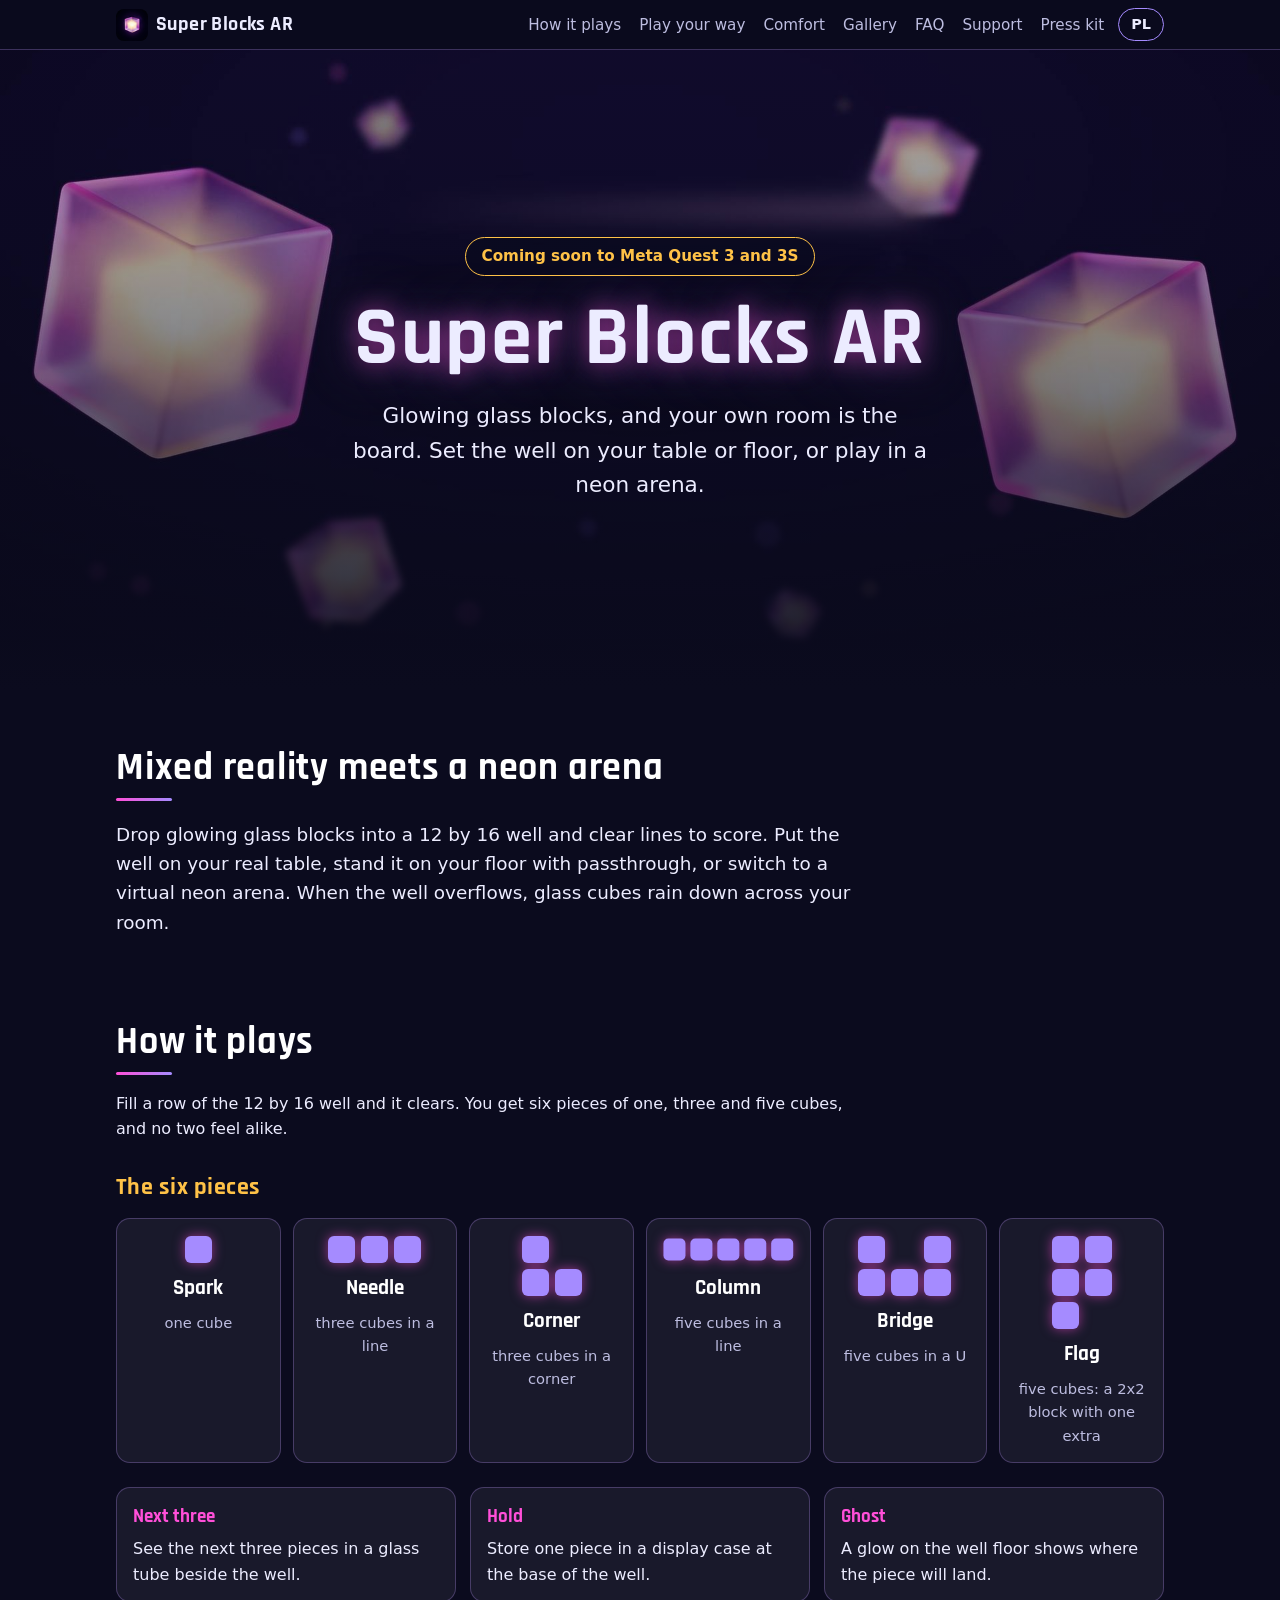
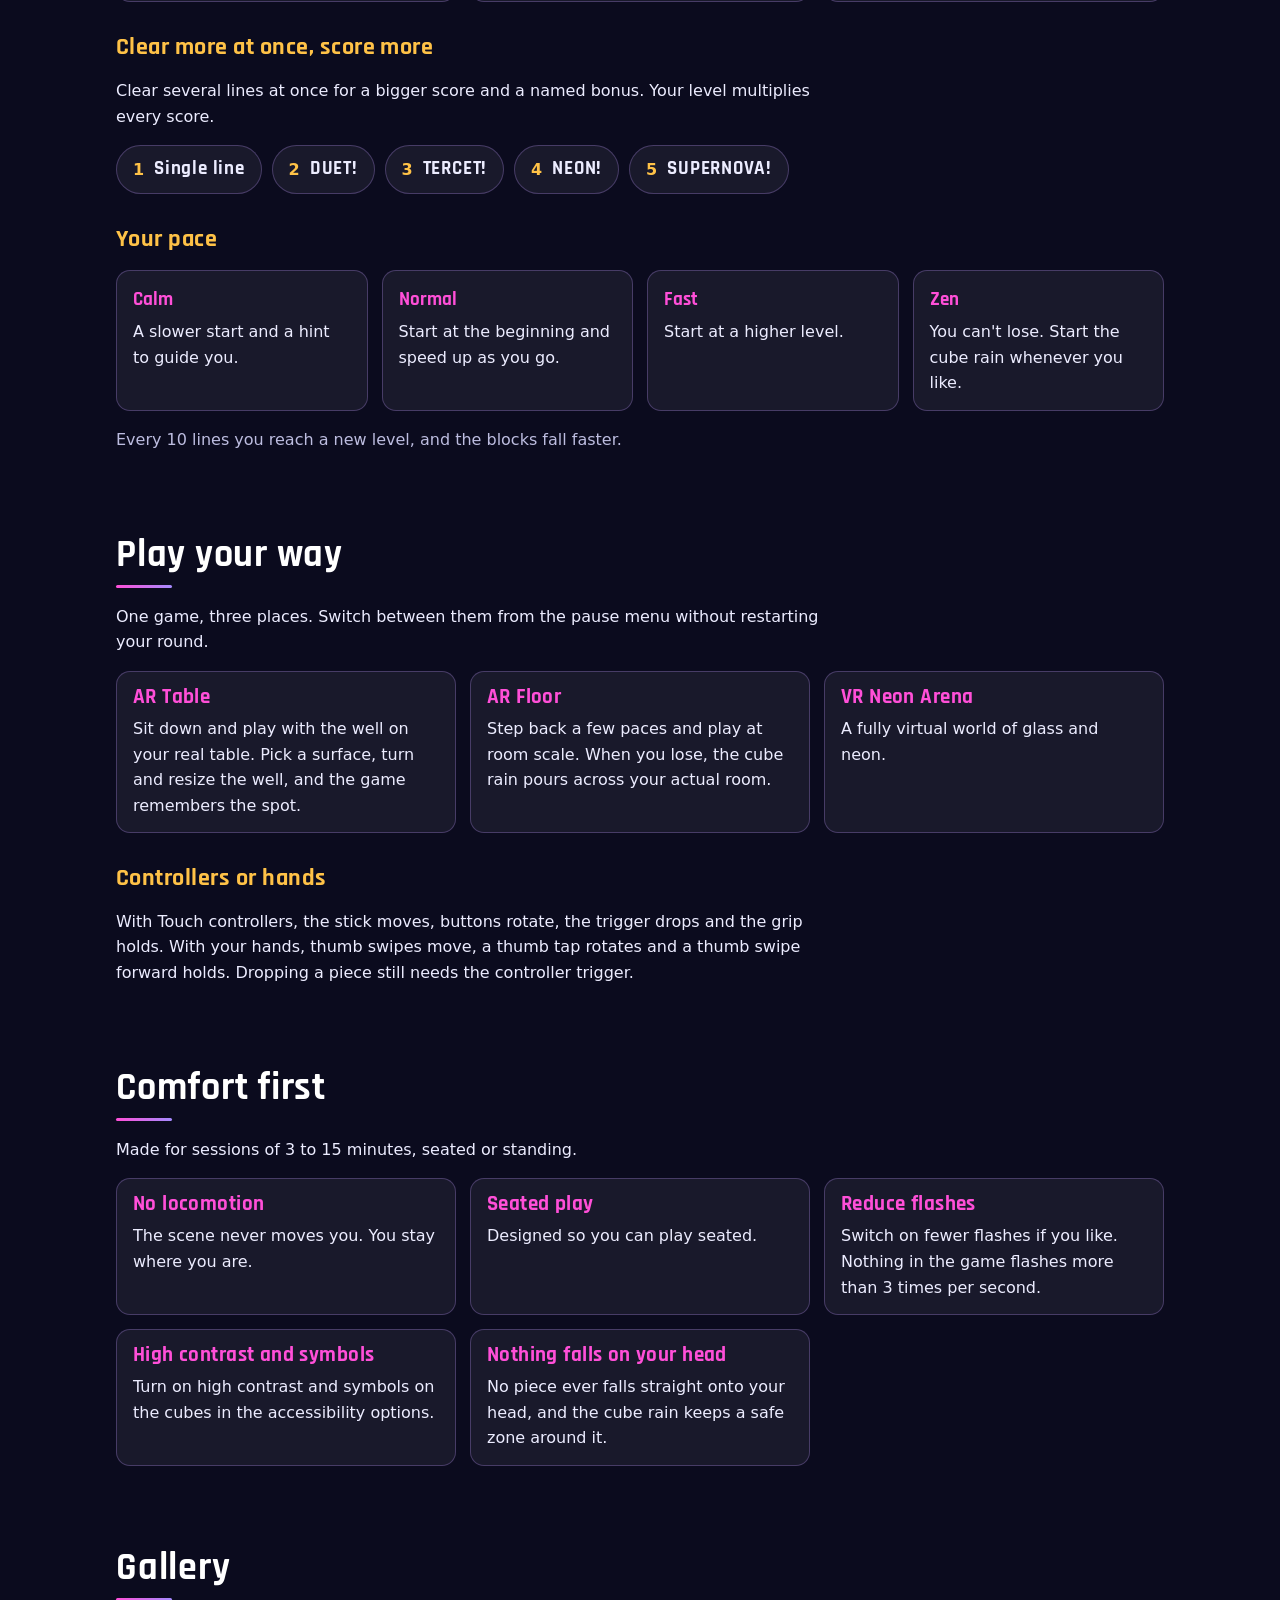
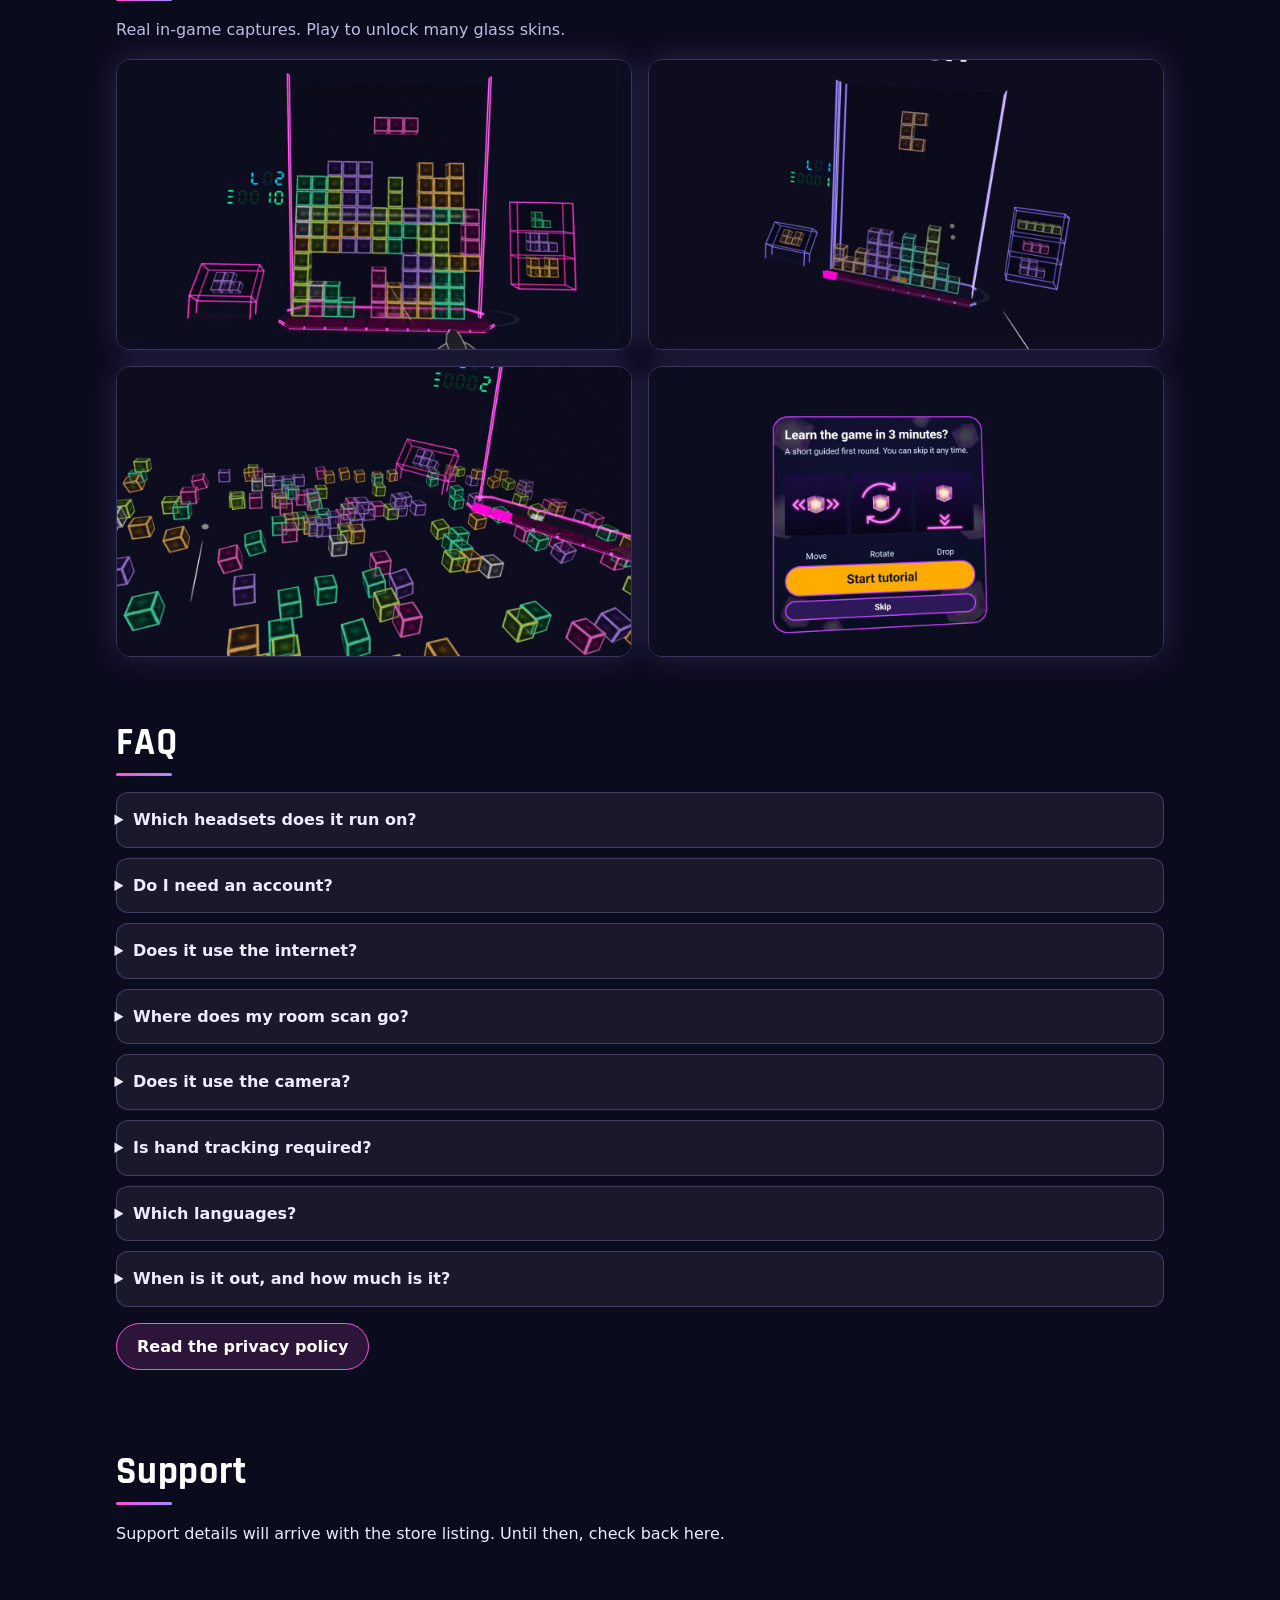
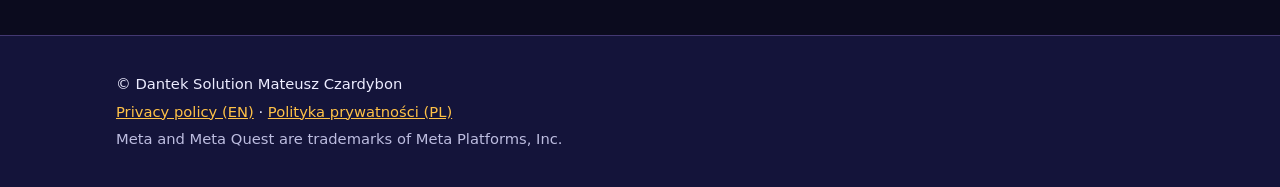
<file: index.html>
<!doctype html>
<html lang="en">
<head>
<meta charset="utf-8">
<meta name="viewport" content="width=device-width, initial-scale=1">
<title>Super Blocks AR</title>
<meta name="description" content="Super Blocks AR: glowing glass blocks fall into a 12 by 16 well. Set it on your real table or floor, or play in a neon arena. Coming soon to Meta Quest 3 and 3S.">
<meta name="theme-color" content="#0b0b1e">
<meta property="og:type" content="website">
<meta property="og:title" content="Super Blocks AR">
<meta property="og:description" content="Super Blocks AR: glowing glass blocks fall into a 12 by 16 well. Set it on your real table or floor, or play in a neon arena. Coming soon to Meta Quest 3 and 3S.">
<meta property="og:image" content="https://mczard.github.io/superblocksar/assets/og.jpg">
<meta property="og:image:width" content="1200">
<meta property="og:image:height" content="630">
<meta property="og:locale" content="en_US">
<link rel="canonical" href="https://mczard.github.io/superblocksar/">
<link rel="alternate" hreflang="en" href="https://mczard.github.io/superblocksar/">
<link rel="alternate" hreflang="pl" href="https://mczard.github.io/superblocksar/pl/">
<link rel="alternate" hreflang="x-default" href="https://mczard.github.io/superblocksar/">
<meta property="og:url" content="https://mczard.github.io/superblocksar/">
<meta property="og:site_name" content="Super Blocks AR">
<meta property="og:locale:alternate" content="pl_PL">
<meta property="og:image:alt" content="Two glowing glass cubes around the title Super Blocks AR">
<meta name="twitter:card" content="summary_large_image">
<link rel="icon" type="image/png" sizes="48x48" href="assets/favicon.png">
<link rel="apple-touch-icon" href="assets/icon-192.png">
<link rel="preload" href="assets/fonts/Rajdhani-Bold.woff2" as="font" type="font/woff2" crossorigin>
<link rel="stylesheet" href="assets/style.css">
</head>
<body>
<a class="skip" href="#main">Skip to content</a>
<header class="top">
<div class="wrap bar">
<a class="brand" href="#top"><img src="assets/favicon.png" alt="" width="32" height="32"><span>Super Blocks AR</span></a>
<nav aria-label="Main"><ul><li><a href="#play">How it plays</a></li><li><a href="#modes">Play your way</a></li><li><a href="#comfort">Comfort</a></li><li><a href="#gallery">Gallery</a></li><li><a href="#faq">FAQ</a></li><li><a href="#support">Support</a></li><li><a href="press.html">Press kit</a></li></ul></nav>
<a class="lang" href="pl/index.html" hreflang="pl" lang="pl" aria-label="Polski">PL</a>
</div>
</header>
<main id="main">
<section class="hero" id="top">
<div class="wrap hero-in">
<!-- LAUNCH: replace the badge with the store button -->
<p class="badge launch-badge">Coming soon to Meta Quest 3 and 3S</p>
<h1>Super Blocks AR</h1>
<p class="pitch">Glowing glass blocks, and your own room is the board. Set the well on your table or floor, or play in a neon arena.</p>
</div>
</section>
<section class="wrap sec intro">
<h2>Mixed reality meets a neon arena</h2>
<p class="lead">Drop glowing glass blocks into a 12 by 16 well and clear lines to score. Put the well on your real table, stand it on your floor with passthrough, or switch to a virtual neon arena. When the well overflows, glass cubes rain down across your room.</p>
</section>
<section id="play" class="wrap sec">
<h2>How it plays</h2>
<p>Fill a row of the 12 by 16 well and it clears. You get six pieces of one, three and five cubes, and no two feel alike.</p>
<h3 class="sub">The six pieces</h3>
<ul class="pieces"><li class="piece"><svg viewBox="0 0 11 11" width="33" height="33" aria-hidden="true" focusable="false"><rect x="1.0" y="1.0" width="9" height="9" rx="2"/></svg><strong>Spark</strong><span>one cube</span></li><li class="piece"><svg viewBox="0 0 33 11" width="99" height="33" aria-hidden="true" focusable="false"><rect x="1.0" y="1.0" width="9" height="9" rx="2"/><rect x="12.0" y="1.0" width="9" height="9" rx="2"/><rect x="23.0" y="1.0" width="9" height="9" rx="2"/></svg><strong>Needle</strong><span>three cubes in a line</span></li><li class="piece"><svg viewBox="0 0 22 22" width="66" height="66" aria-hidden="true" focusable="false"><rect x="1.0" y="1.0" width="9" height="9" rx="2"/><rect x="1.0" y="12.0" width="9" height="9" rx="2"/><rect x="12.0" y="12.0" width="9" height="9" rx="2"/></svg><strong>Corner</strong><span>three cubes in a corner</span></li><li class="piece"><svg viewBox="0 0 55 11" width="165" height="33" aria-hidden="true" focusable="false"><rect x="1.0" y="1.0" width="9" height="9" rx="2"/><rect x="12.0" y="1.0" width="9" height="9" rx="2"/><rect x="23.0" y="1.0" width="9" height="9" rx="2"/><rect x="34.0" y="1.0" width="9" height="9" rx="2"/><rect x="45.0" y="1.0" width="9" height="9" rx="2"/></svg><strong>Column</strong><span>five cubes in a line</span></li><li class="piece"><svg viewBox="0 0 33 22" width="99" height="66" aria-hidden="true" focusable="false"><rect x="1.0" y="1.0" width="9" height="9" rx="2"/><rect x="23.0" y="1.0" width="9" height="9" rx="2"/><rect x="1.0" y="12.0" width="9" height="9" rx="2"/><rect x="12.0" y="12.0" width="9" height="9" rx="2"/><rect x="23.0" y="12.0" width="9" height="9" rx="2"/></svg><strong>Bridge</strong><span>five cubes in a U</span></li><li class="piece"><svg viewBox="0 0 22 33" width="66" height="99" aria-hidden="true" focusable="false"><rect x="1.0" y="1.0" width="9" height="9" rx="2"/><rect x="12.0" y="1.0" width="9" height="9" rx="2"/><rect x="1.0" y="12.0" width="9" height="9" rx="2"/><rect x="12.0" y="12.0" width="9" height="9" rx="2"/><rect x="1.0" y="23.0" width="9" height="9" rx="2"/></svg><strong>Flag</strong><span>five cubes: a 2x2 block with one extra</span></li></ul>
<ul class="cards three"><li><h4>Next three</h4><p>See the next three pieces in a glass tube beside the well.</p></li><li><h4>Hold</h4><p>Store one piece in a display case at the base of the well.</p></li><li><h4>Ghost</h4><p>A glow on the well floor shows where the piece will land.</p></li></ul>
<h3 class="sub">Clear more at once, score more</h3>
<p>Clear several lines at once for a bigger score and a named bonus. Your level multiplies every score.</p>
<ul class="scores"><li><span class="n">1</span><span class="w">Single line</span></li><li><span class="n">2</span><span class="w">DUET!</span></li><li><span class="n">3</span><span class="w">TERCET!</span></li><li><span class="n">4</span><span class="w">NEON!</span></li><li><span class="n">5</span><span class="w">SUPERNOVA!</span></li></ul>
<h3 class="sub">Your pace</h3>
<ul class="cards four"><li><h4>Calm</h4><p>A slower start and a hint to guide you.</p></li><li><h4>Normal</h4><p>Start at the beginning and speed up as you go.</p></li><li><h4>Fast</h4><p>Start at a higher level.</p></li><li><h4>Zen</h4><p>You can't lose. Start the cube rain whenever you like.</p></li></ul>
<p class="muted">Every 10 lines you reach a new level, and the blocks fall faster.</p>
</section>
<section id="modes" class="wrap sec">
<h2>Play your way</h2>
<p>One game, three places. Switch between them from the pause menu without restarting your round.</p>
<ul class="cards three"><li><h3>AR Table</h3><p>Sit down and play with the well on your real table. Pick a surface, turn and resize the well, and the game remembers the spot.</p></li><li><h3>AR Floor</h3><p>Step back a few paces and play at room scale. When you lose, the cube rain pours across your actual room.</p></li><li><h3>VR Neon Arena</h3><p>A fully virtual world of glass and neon.</p></li></ul>
<h3 class="sub">Controllers or hands</h3>
<p>With Touch controllers, the stick moves, buttons rotate, the trigger drops and the grip holds. With your hands, thumb swipes move, a thumb tap rotates and a thumb swipe forward holds. Dropping a piece still needs the controller trigger.</p>
</section>
<section id="comfort" class="wrap sec">
<h2>Comfort first</h2>
<p>Made for sessions of 3 to 15 minutes, seated or standing.</p>
<ul class="cards three"><li><h3>No locomotion</h3><p>The scene never moves you. You stay where you are.</p></li><li><h3>Seated play</h3><p>Designed so you can play seated.</p></li><li><h3>Reduce flashes</h3><p>Switch on fewer flashes if you like. Nothing in the game flashes more than 3 times per second.</p></li><li><h3>High contrast and symbols</h3><p>Turn on high contrast and symbols on the cubes in the accessibility options.</p></li><li><h3>Nothing falls on your head</h3><p>No piece ever falls straight onto your head, and the cube rain keeps a safe zone around it.</p></li></ul>
</section>
<section id="gallery" class="wrap sec">
<h2>Gallery</h2>
<p class="muted">Real in-game captures. Play to unlock many glass skins.</p>
<ul class="gallery"><li><img src="assets/shot-1-arena.jpg" alt="Glowing glass blocks stacked in a well inside the neon VR arena." width="1280" height="720" loading="lazy"></li><li><img src="assets/shot-2-galaxy.jpg" alt="The VR arena with an alternative glass skin." width="1280" height="720" loading="lazy"></li><li><img src="assets/shot-3-rain.jpg" alt="The game-over rain of glass cubes falling through the room." width="1280" height="720" loading="lazy"></li><li><img src="assets/shot-4-tutorial.jpg" alt="The in-game tutorial showing how to play." width="1280" height="720" loading="lazy"></li></ul>
</section>
<section id="faq" class="wrap sec">
<h2>FAQ</h2>
<div class="faq"><details><summary>Which headsets does it run on?</summary><p>Meta Quest 3 and Meta Quest 3S.</p></details><details><summary>Do I need an account?</summary><p>No. The game has no account of its own, no ads and no analytics.</p></details><details><summary>Does it use the internet?</summary><p>Only for the optional Meta leaderboard. The game has no server of its own. After a finished round (not Zen), your score and the name of the board, which is only the difficulty, are sent through the Meta Platform SDK built into the app. The game contacts no other server, and no room scan, camera or hand data is ever sent.</p></details><details><summary>Where does my room scan go?</summary><p>Nowhere. In the AR modes the game reads the room scan from the headset to place the well and, on the floor, to let cubes bounce off your room. The scan is processed on the headset and never sent or stored outside it. The game saves only the board position you chose, as a spatial anchor kept by the system on the headset.</p></details><details><summary>Does it use the camera?</summary><p>No. The game never accesses camera images and does not record video or audio. The system renders passthrough.</p></details><details><summary>Is hand tracking required?</summary><p>No. Hand tracking is optional and reads only thumb gestures. Controllers do everything.</p></details><details><summary>Which languages?</summary><p>English and Polish.</p></details><details><summary>When is it out, and how much is it?</summary><p>Soon. The release date and price will come with the store listing.</p></details></div>
<p><a class="btn" href="https://mczard.github.io/superblocksar-legal/" rel="noopener">Read the privacy policy</a></p>
</section>
<section id="support" class="wrap sec">
<h2>Support</h2>
<p>Support details will arrive with the store listing. Until then, check back here.</p>
</section>
</main>
<footer class="foot">
<div class="wrap">
<p>&copy; Dantek Solution Mateusz Czardybon</p>
<p><a href="https://mczard.github.io/superblocksar-legal/" rel="noopener">Privacy policy (EN)</a> &middot; <a href="https://mczard.github.io/superblocksar-legal/pl.html" rel="noopener">Polityka prywatności (PL)</a></p>
<p class="muted">Meta and Meta Quest are trademarks of Meta Platforms, Inc.</p>
</div>
</footer>
</body>
</html>
</file>
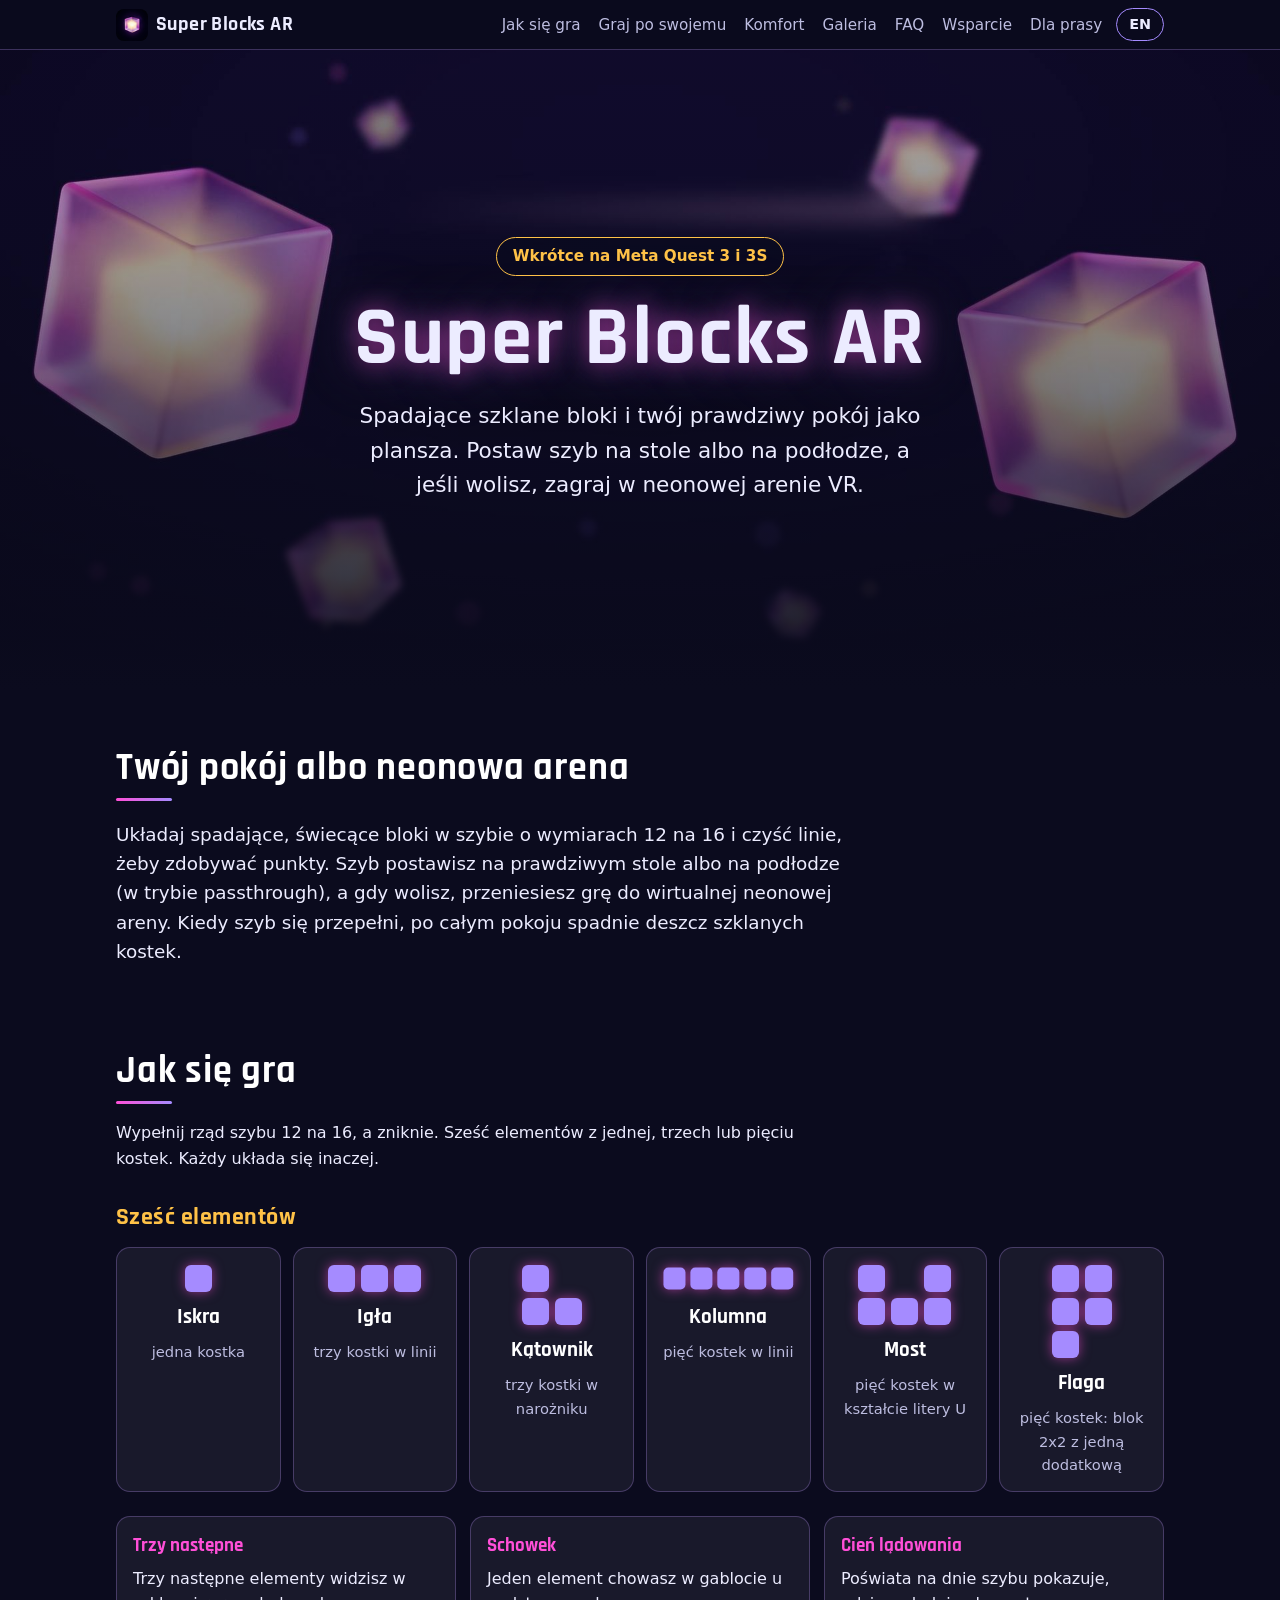
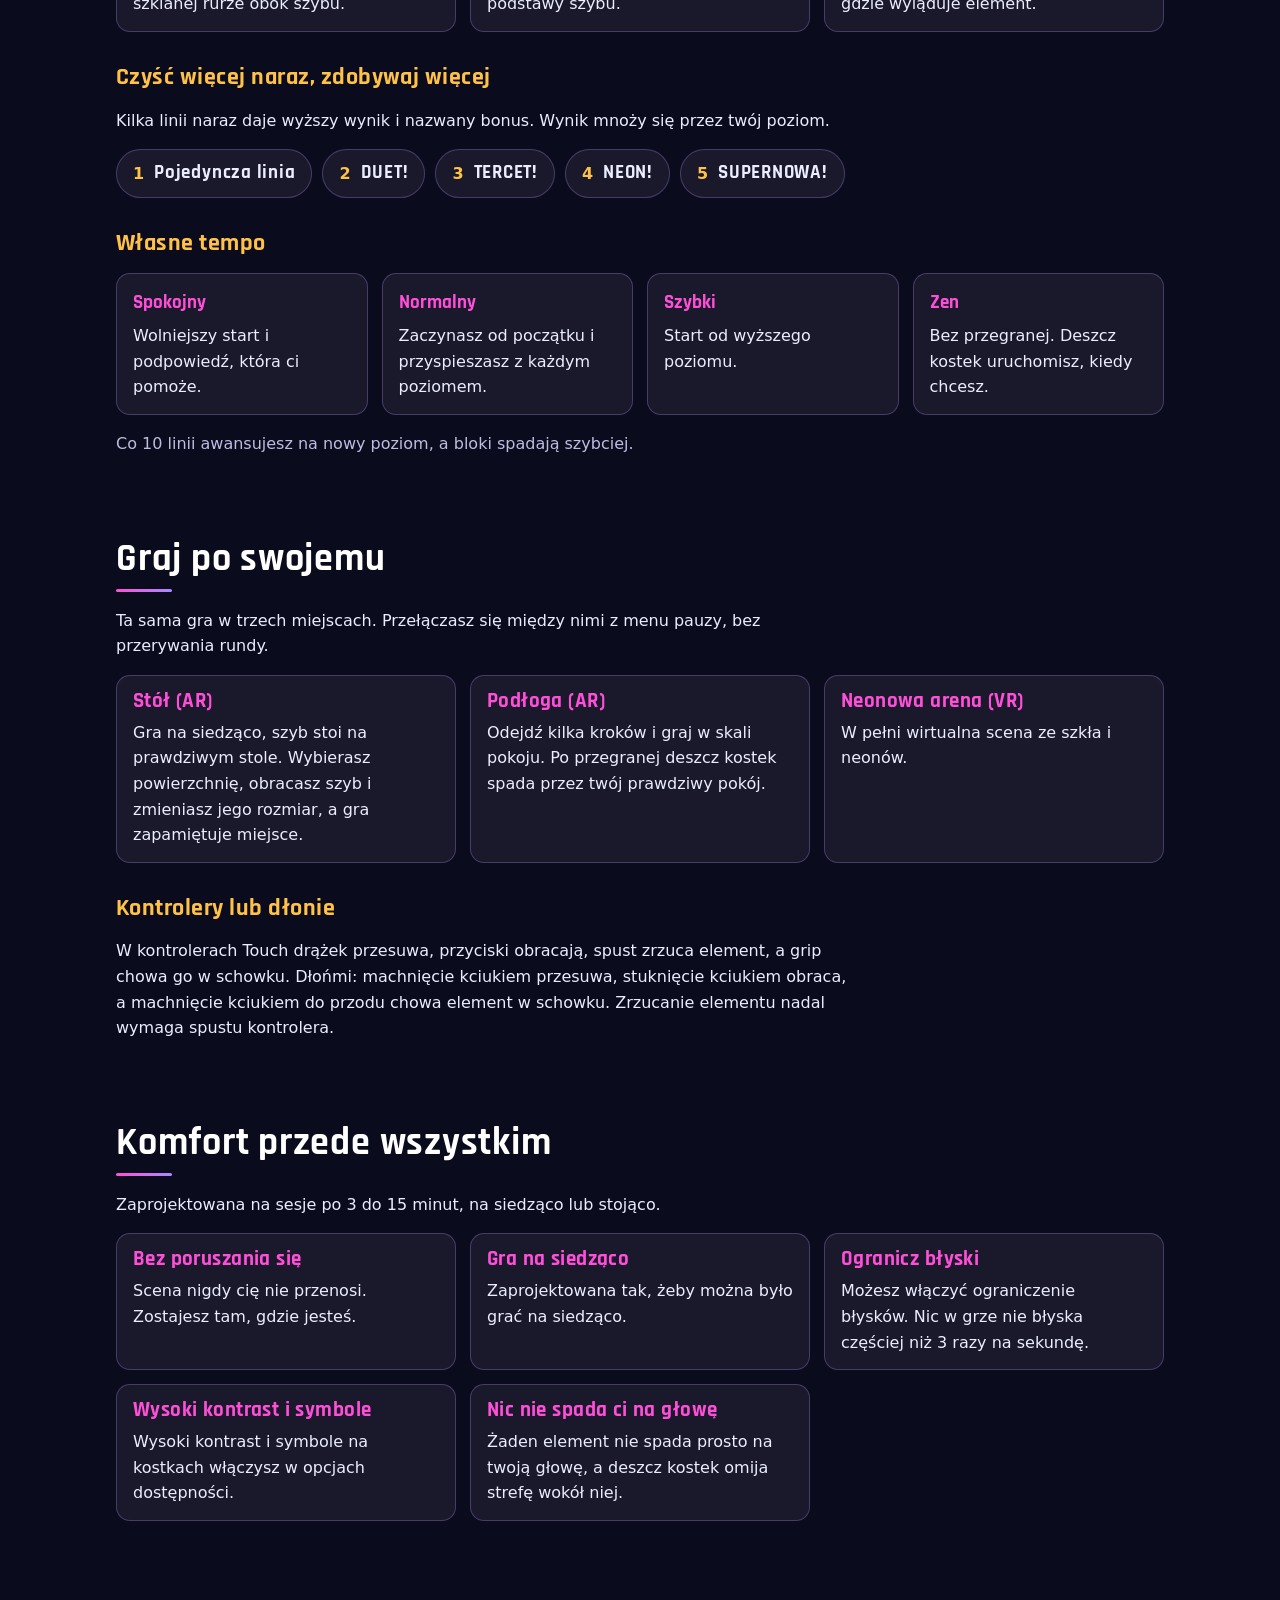
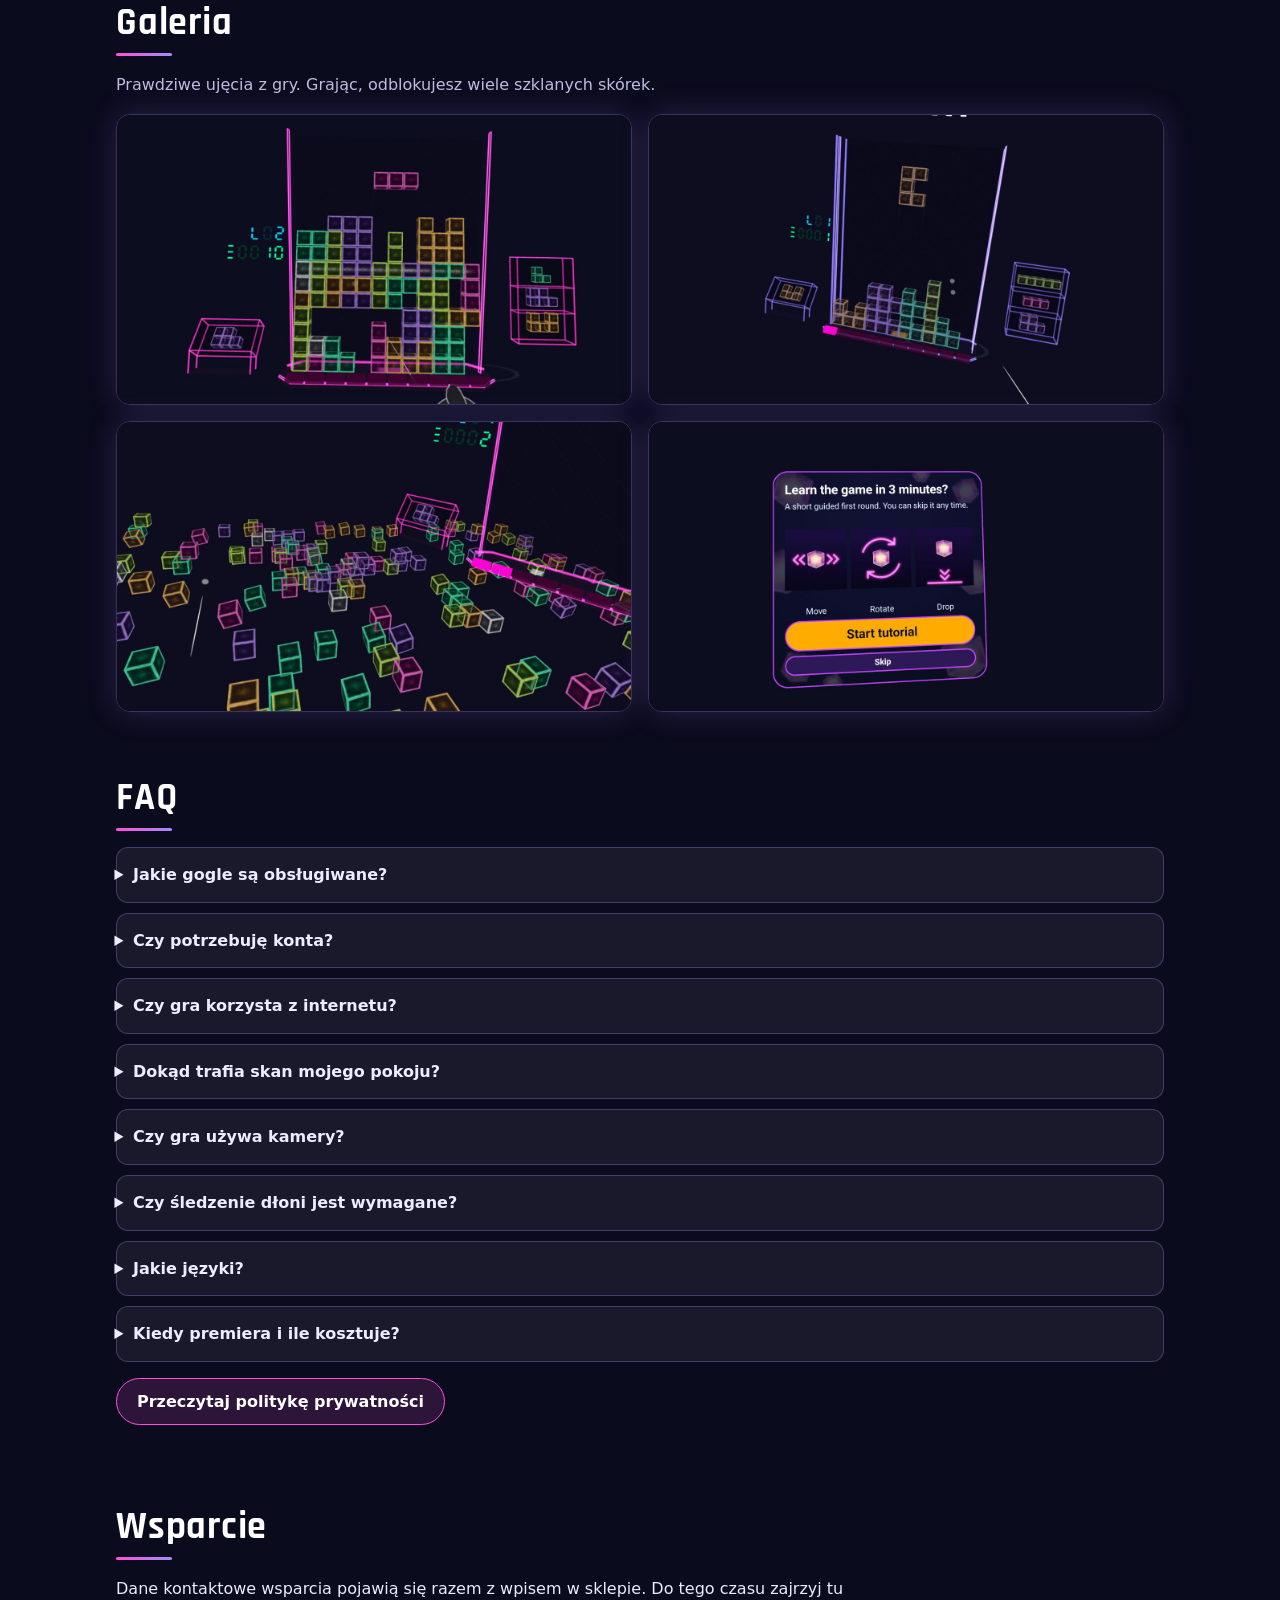
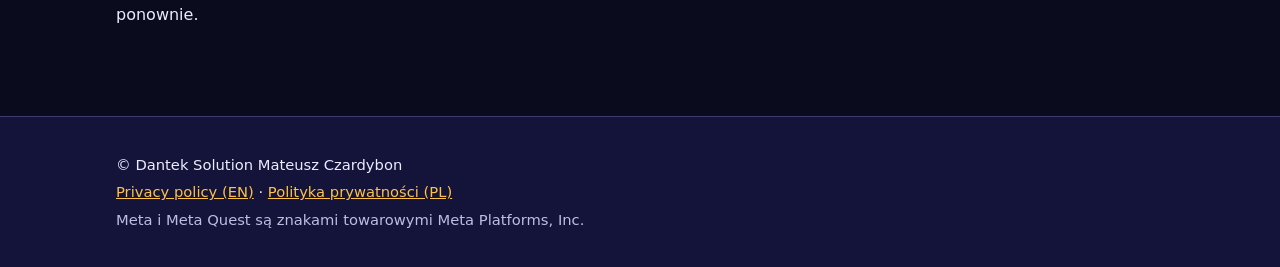
<file: pl/index.html>
<!doctype html>
<html lang="pl">
<head>
<meta charset="utf-8">
<meta name="viewport" content="width=device-width, initial-scale=1">
<title>Super Blocks AR</title>
<meta name="description" content="Super Blocks AR: świecące szklane bloki spadają do szybu 12 na 16. Postawisz go na prawdziwym stole albo na podłodze, możesz też zagrać w neonowej arenie VR. Wkrótce na Meta Quest 3 i 3S.">
<meta name="theme-color" content="#0b0b1e">
<meta property="og:type" content="website">
<meta property="og:title" content="Super Blocks AR">
<meta property="og:description" content="Super Blocks AR: świecące szklane bloki spadają do szybu 12 na 16. Postawisz go na prawdziwym stole albo na podłodze, możesz też zagrać w neonowej arenie VR. Wkrótce na Meta Quest 3 i 3S.">
<meta property="og:image" content="https://mczard.github.io/superblocksar/assets/og.jpg">
<meta property="og:image:width" content="1200">
<meta property="og:image:height" content="630">
<meta property="og:locale" content="pl_PL">
<link rel="canonical" href="https://mczard.github.io/superblocksar/pl/">
<link rel="alternate" hreflang="en" href="https://mczard.github.io/superblocksar/">
<link rel="alternate" hreflang="pl" href="https://mczard.github.io/superblocksar/pl/">
<link rel="alternate" hreflang="x-default" href="https://mczard.github.io/superblocksar/">
<meta property="og:url" content="https://mczard.github.io/superblocksar/pl/">
<meta property="og:site_name" content="Super Blocks AR">
<meta property="og:locale:alternate" content="en_US">
<meta property="og:image:alt" content="Dwie świecące szklane kostki wokół tytułu Super Blocks AR">
<meta name="twitter:card" content="summary_large_image">
<link rel="icon" type="image/png" sizes="48x48" href="../assets/favicon.png">
<link rel="apple-touch-icon" href="../assets/icon-192.png">
<link rel="preload" href="../assets/fonts/Rajdhani-Bold.woff2" as="font" type="font/woff2" crossorigin>
<link rel="stylesheet" href="../assets/style.css">
</head>
<body>
<a class="skip" href="#main">Przejdź do treści</a>
<header class="top">
<div class="wrap bar">
<a class="brand" href="#top"><img src="../assets/favicon.png" alt="" width="32" height="32"><span>Super Blocks AR</span></a>
<nav aria-label="Main"><ul><li><a href="#play">Jak się gra</a></li><li><a href="#modes">Graj po swojemu</a></li><li><a href="#comfort">Komfort</a></li><li><a href="#gallery">Galeria</a></li><li><a href="#faq">FAQ</a></li><li><a href="#support">Wsparcie</a></li><li><a href="press.html">Dla prasy</a></li></ul></nav>
<a class="lang" href="../index.html" hreflang="en" lang="en" aria-label="English">EN</a>
</div>
</header>
<main id="main">
<section class="hero" id="top">
<div class="wrap hero-in">
<!-- LAUNCH: replace the badge with the store button -->
<p class="badge launch-badge">Wkrótce na Meta Quest 3 i 3S</p>
<h1>Super Blocks AR</h1>
<p class="pitch">Spadające szklane bloki i twój prawdziwy pokój jako plansza. Postaw szyb na stole albo na podłodze, a jeśli wolisz, zagraj w neonowej arenie VR.</p>
</div>
</section>
<section class="wrap sec intro">
<h2>Twój pokój albo neonowa arena</h2>
<p class="lead">Układaj spadające, świecące bloki w szybie o wymiarach 12 na 16 i czyść linie, żeby zdobywać punkty. Szyb postawisz na prawdziwym stole albo na podłodze (w trybie passthrough), a gdy wolisz, przeniesiesz grę do wirtualnej neonowej areny. Kiedy szyb się przepełni, po całym pokoju spadnie deszcz szklanych kostek.</p>
</section>
<section id="play" class="wrap sec">
<h2>Jak się gra</h2>
<p>Wypełnij rząd szybu 12 na 16, a zniknie. Sześć elementów z jednej, trzech lub pięciu kostek. Każdy układa się inaczej.</p>
<h3 class="sub">Sześć elementów</h3>
<ul class="pieces"><li class="piece"><svg viewBox="0 0 11 11" width="33" height="33" aria-hidden="true" focusable="false"><rect x="1.0" y="1.0" width="9" height="9" rx="2"/></svg><strong>Iskra</strong><span>jedna kostka</span></li><li class="piece"><svg viewBox="0 0 33 11" width="99" height="33" aria-hidden="true" focusable="false"><rect x="1.0" y="1.0" width="9" height="9" rx="2"/><rect x="12.0" y="1.0" width="9" height="9" rx="2"/><rect x="23.0" y="1.0" width="9" height="9" rx="2"/></svg><strong>Igła</strong><span>trzy kostki w linii</span></li><li class="piece"><svg viewBox="0 0 22 22" width="66" height="66" aria-hidden="true" focusable="false"><rect x="1.0" y="1.0" width="9" height="9" rx="2"/><rect x="1.0" y="12.0" width="9" height="9" rx="2"/><rect x="12.0" y="12.0" width="9" height="9" rx="2"/></svg><strong>Kątownik</strong><span>trzy kostki w narożniku</span></li><li class="piece"><svg viewBox="0 0 55 11" width="165" height="33" aria-hidden="true" focusable="false"><rect x="1.0" y="1.0" width="9" height="9" rx="2"/><rect x="12.0" y="1.0" width="9" height="9" rx="2"/><rect x="23.0" y="1.0" width="9" height="9" rx="2"/><rect x="34.0" y="1.0" width="9" height="9" rx="2"/><rect x="45.0" y="1.0" width="9" height="9" rx="2"/></svg><strong>Kolumna</strong><span>pięć kostek w linii</span></li><li class="piece"><svg viewBox="0 0 33 22" width="99" height="66" aria-hidden="true" focusable="false"><rect x="1.0" y="1.0" width="9" height="9" rx="2"/><rect x="23.0" y="1.0" width="9" height="9" rx="2"/><rect x="1.0" y="12.0" width="9" height="9" rx="2"/><rect x="12.0" y="12.0" width="9" height="9" rx="2"/><rect x="23.0" y="12.0" width="9" height="9" rx="2"/></svg><strong>Most</strong><span>pięć kostek w kształcie litery U</span></li><li class="piece"><svg viewBox="0 0 22 33" width="66" height="99" aria-hidden="true" focusable="false"><rect x="1.0" y="1.0" width="9" height="9" rx="2"/><rect x="12.0" y="1.0" width="9" height="9" rx="2"/><rect x="1.0" y="12.0" width="9" height="9" rx="2"/><rect x="12.0" y="12.0" width="9" height="9" rx="2"/><rect x="1.0" y="23.0" width="9" height="9" rx="2"/></svg><strong>Flaga</strong><span>pięć kostek: blok 2x2 z jedną dodatkową</span></li></ul>
<ul class="cards three"><li><h4>Trzy następne</h4><p>Trzy następne elementy widzisz w szklanej rurze obok szybu.</p></li><li><h4>Schowek</h4><p>Jeden element chowasz w gablocie u podstawy szybu.</p></li><li><h4>Cień lądowania</h4><p>Poświata na dnie szybu pokazuje, gdzie wyląduje element.</p></li></ul>
<h3 class="sub">Czyść więcej naraz, zdobywaj więcej</h3>
<p>Kilka linii naraz daje wyższy wynik i nazwany bonus. Wynik mnoży się przez twój poziom.</p>
<ul class="scores"><li><span class="n">1</span><span class="w">Pojedyncza linia</span></li><li><span class="n">2</span><span class="w">DUET!</span></li><li><span class="n">3</span><span class="w">TERCET!</span></li><li><span class="n">4</span><span class="w">NEON!</span></li><li><span class="n">5</span><span class="w">SUPERNOWA!</span></li></ul>
<h3 class="sub">Własne tempo</h3>
<ul class="cards four"><li><h4>Spokojny</h4><p>Wolniejszy start i podpowiedź, która ci pomoże.</p></li><li><h4>Normalny</h4><p>Zaczynasz od początku i przyspieszasz z każdym poziomem.</p></li><li><h4>Szybki</h4><p>Start od wyższego poziomu.</p></li><li><h4>Zen</h4><p>Bez przegranej. Deszcz kostek uruchomisz, kiedy chcesz.</p></li></ul>
<p class="muted">Co 10 linii awansujesz na nowy poziom, a bloki spadają szybciej.</p>
</section>
<section id="modes" class="wrap sec">
<h2>Graj po swojemu</h2>
<p>Ta sama gra w trzech miejscach. Przełączasz się między nimi z menu pauzy, bez przerywania rundy.</p>
<ul class="cards three"><li><h3>Stół (AR)</h3><p>Gra na siedząco, szyb stoi na prawdziwym stole. Wybierasz powierzchnię, obracasz szyb i zmieniasz jego rozmiar, a gra zapamiętuje miejsce.</p></li><li><h3>Podłoga (AR)</h3><p>Odejdź kilka kroków i graj w skali pokoju. Po przegranej deszcz kostek spada przez twój prawdziwy pokój.</p></li><li><h3>Neonowa arena (VR)</h3><p>W pełni wirtualna scena ze szkła i neonów.</p></li></ul>
<h3 class="sub">Kontrolery lub dłonie</h3>
<p>W kontrolerach Touch drążek przesuwa, przyciski obracają, spust zrzuca element, a grip chowa go w schowku. Dłońmi: machnięcie kciukiem przesuwa, stuknięcie kciukiem obraca, a machnięcie kciukiem do przodu chowa element w schowku. Zrzucanie elementu nadal wymaga spustu kontrolera.</p>
</section>
<section id="comfort" class="wrap sec">
<h2>Komfort przede wszystkim</h2>
<p>Zaprojektowana na sesje po 3 do 15 minut, na siedząco lub stojąco.</p>
<ul class="cards three"><li><h3>Bez poruszania się</h3><p>Scena nigdy cię nie przenosi. Zostajesz tam, gdzie jesteś.</p></li><li><h3>Gra na siedząco</h3><p>Zaprojektowana tak, żeby można było grać na siedząco.</p></li><li><h3>Ogranicz błyski</h3><p>Możesz włączyć ograniczenie błysków. Nic w grze nie błyska częściej niż 3 razy na sekundę.</p></li><li><h3>Wysoki kontrast i symbole</h3><p>Wysoki kontrast i symbole na kostkach włączysz w opcjach dostępności.</p></li><li><h3>Nic nie spada ci na głowę</h3><p>Żaden element nie spada prosto na twoją głowę, a deszcz kostek omija strefę wokół niej.</p></li></ul>
</section>
<section id="gallery" class="wrap sec">
<h2>Galeria</h2>
<p class="muted">Prawdziwe ujęcia z gry. Grając, odblokujesz wiele szklanych skórek.</p>
<ul class="gallery"><li><img src="../assets/shot-1-arena.jpg" alt="Świecące szklane bloki ułożone w szybie w neonowej arenie VR." width="1280" height="720" loading="lazy"></li><li><img src="../assets/shot-2-galaxy.jpg" alt="Arena VR z inną szklaną skórką." width="1280" height="720" loading="lazy"></li><li><img src="../assets/shot-3-rain.jpg" alt="Deszcz szklanych kostek po przegranej, spadający przez pokój." width="1280" height="720" loading="lazy"></li><li><img src="../assets/shot-4-tutorial.jpg" alt="Samouczek w grze pokazujący, jak grać." width="1280" height="720" loading="lazy"></li></ul>
</section>
<section id="faq" class="wrap sec">
<h2>FAQ</h2>
<div class="faq"><details><summary>Jakie gogle są obsługiwane?</summary><p>Meta Quest 3 i Meta Quest 3S.</p></details><details><summary>Czy potrzebuję konta?</summary><p>Nie. Gra nie ma własnego konta, reklam ani analityki.</p></details><details><summary>Czy gra korzysta z internetu?</summary><p>Tylko do opcjonalnej tabeli wyników Meta. Gra nie ma własnego serwera. Po zakończonej rundzie (nie Zen) twój wynik i nazwa tablicy, czyli tylko poziom trudności, są wysyłane przez Meta Platform SDK wbudowany w grę. Gra nie łączy się z żadnym innym serwerem i nigdy nie wysyła skanu pokoju, obrazu z kamer ani danych dłoni.</p></details><details><summary>Dokąd trafia skan mojego pokoju?</summary><p>Nigdzie. W trybach AR gra odczytuje z gogli skan pokoju, aby ustawić szyb, a na podłodze także po to, by kostki odbijały się od pokoju. Skan jest przetwarzany na goglach i nigdy nie jest wysyłany ani zapisywany poza nimi. Gra zapamiętuje tylko wybraną pozycję planszy, jako kotwicę przestrzenną przechowywaną przez system na goglach.</p></details><details><summary>Czy gra używa kamery?</summary><p>Nie. Gra nigdy nie ma dostępu do obrazu z kamer i nie nagrywa obrazu ani dźwięku. Passthrough wyświetla system.</p></details><details><summary>Czy śledzenie dłoni jest wymagane?</summary><p>Nie. Śledzenie dłoni jest opcjonalne i odczytuje tylko gesty kciuka. Do wszystkiego wystarczą kontrolery.</p></details><details><summary>Jakie języki?</summary><p>Polski i angielski.</p></details><details><summary>Kiedy premiera i ile kosztuje?</summary><p>Wkrótce. Datę premiery i cenę podamy razem z wpisem w sklepie.</p></details></div>
<p><a class="btn" href="https://mczard.github.io/superblocksar-legal/pl.html" rel="noopener">Przeczytaj politykę prywatności</a></p>
</section>
<section id="support" class="wrap sec">
<h2>Wsparcie</h2>
<p>Dane kontaktowe wsparcia pojawią się razem z wpisem w sklepie. Do tego czasu zajrzyj tu ponownie.</p>
</section>
</main>
<footer class="foot">
<div class="wrap">
<p>&copy; Dantek Solution Mateusz Czardybon</p>
<p><a href="https://mczard.github.io/superblocksar-legal/" rel="noopener">Privacy policy (EN)</a> &middot; <a href="https://mczard.github.io/superblocksar-legal/pl.html" rel="noopener">Polityka prywatności (PL)</a></p>
<p class="muted">Meta i Meta Quest są znakami towarowymi Meta Platforms, Inc.</p>
</div>
</footer>
</body>
</html>
</file>
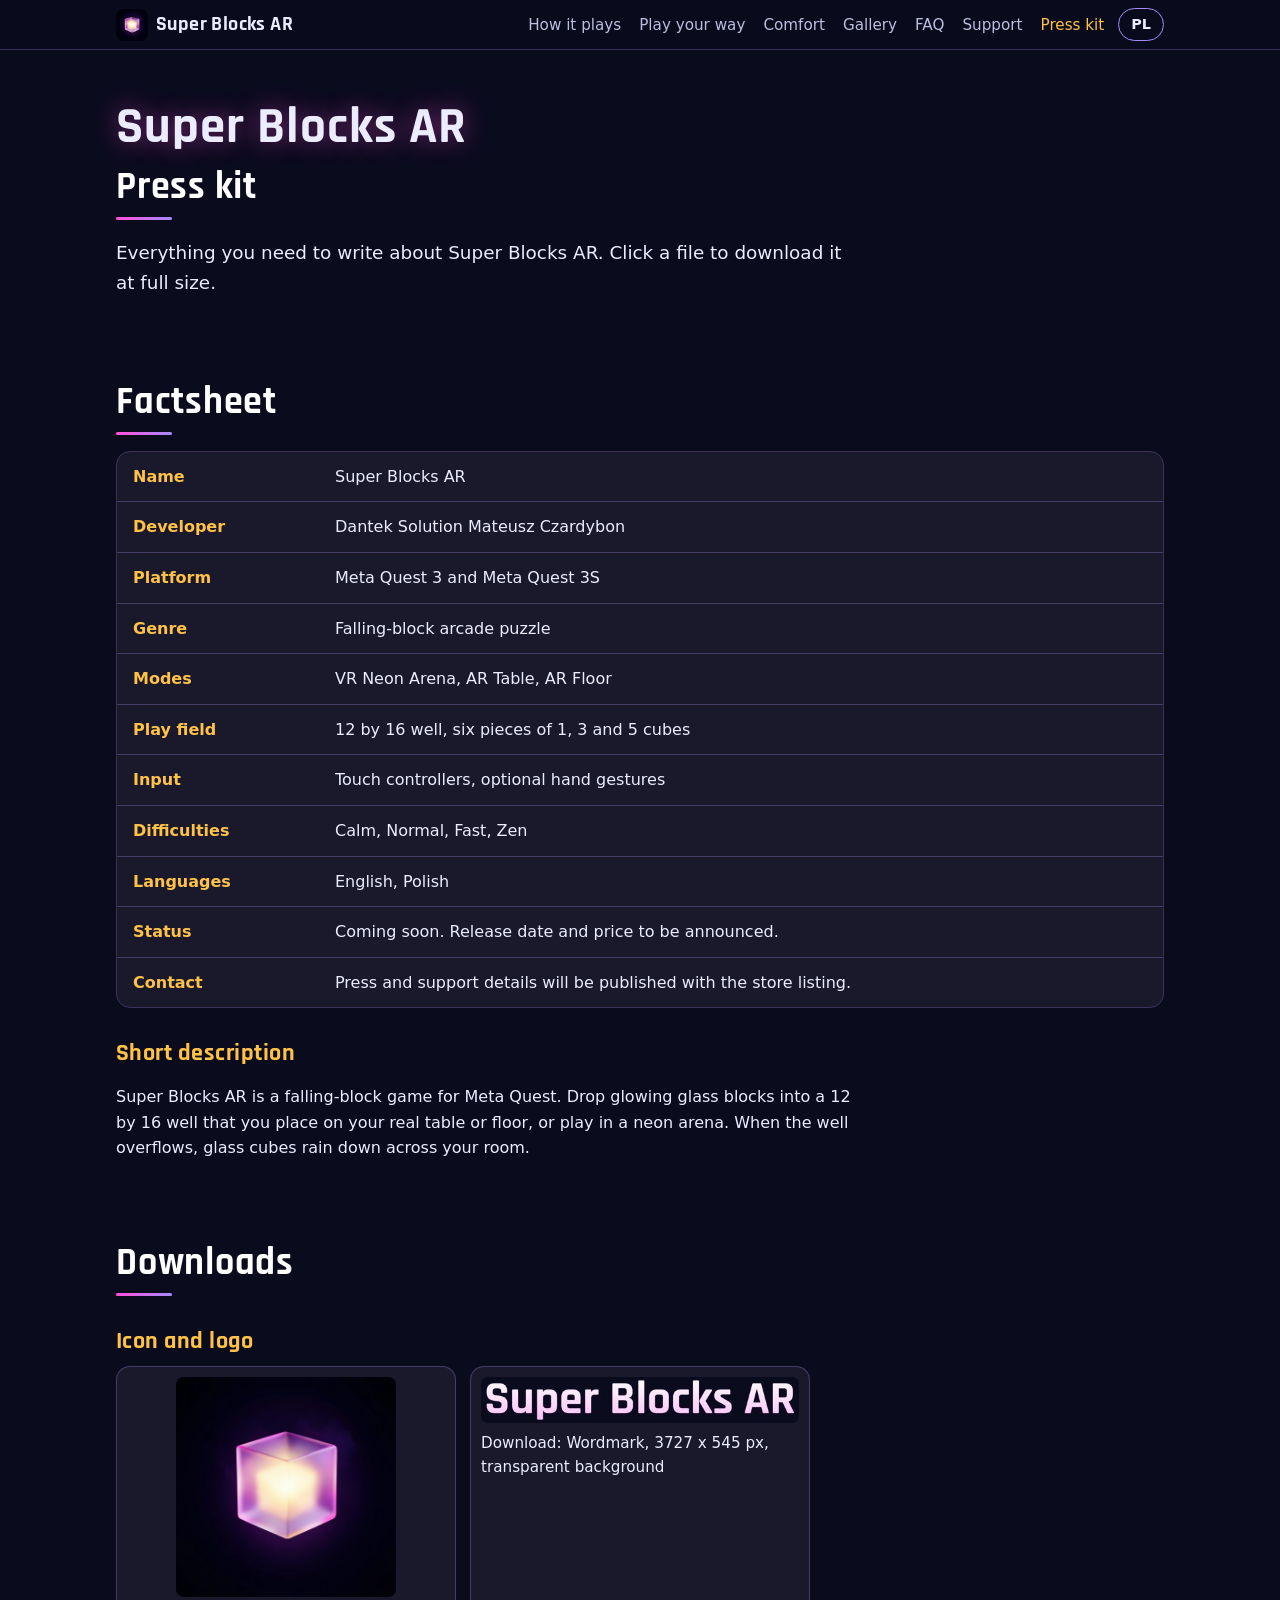
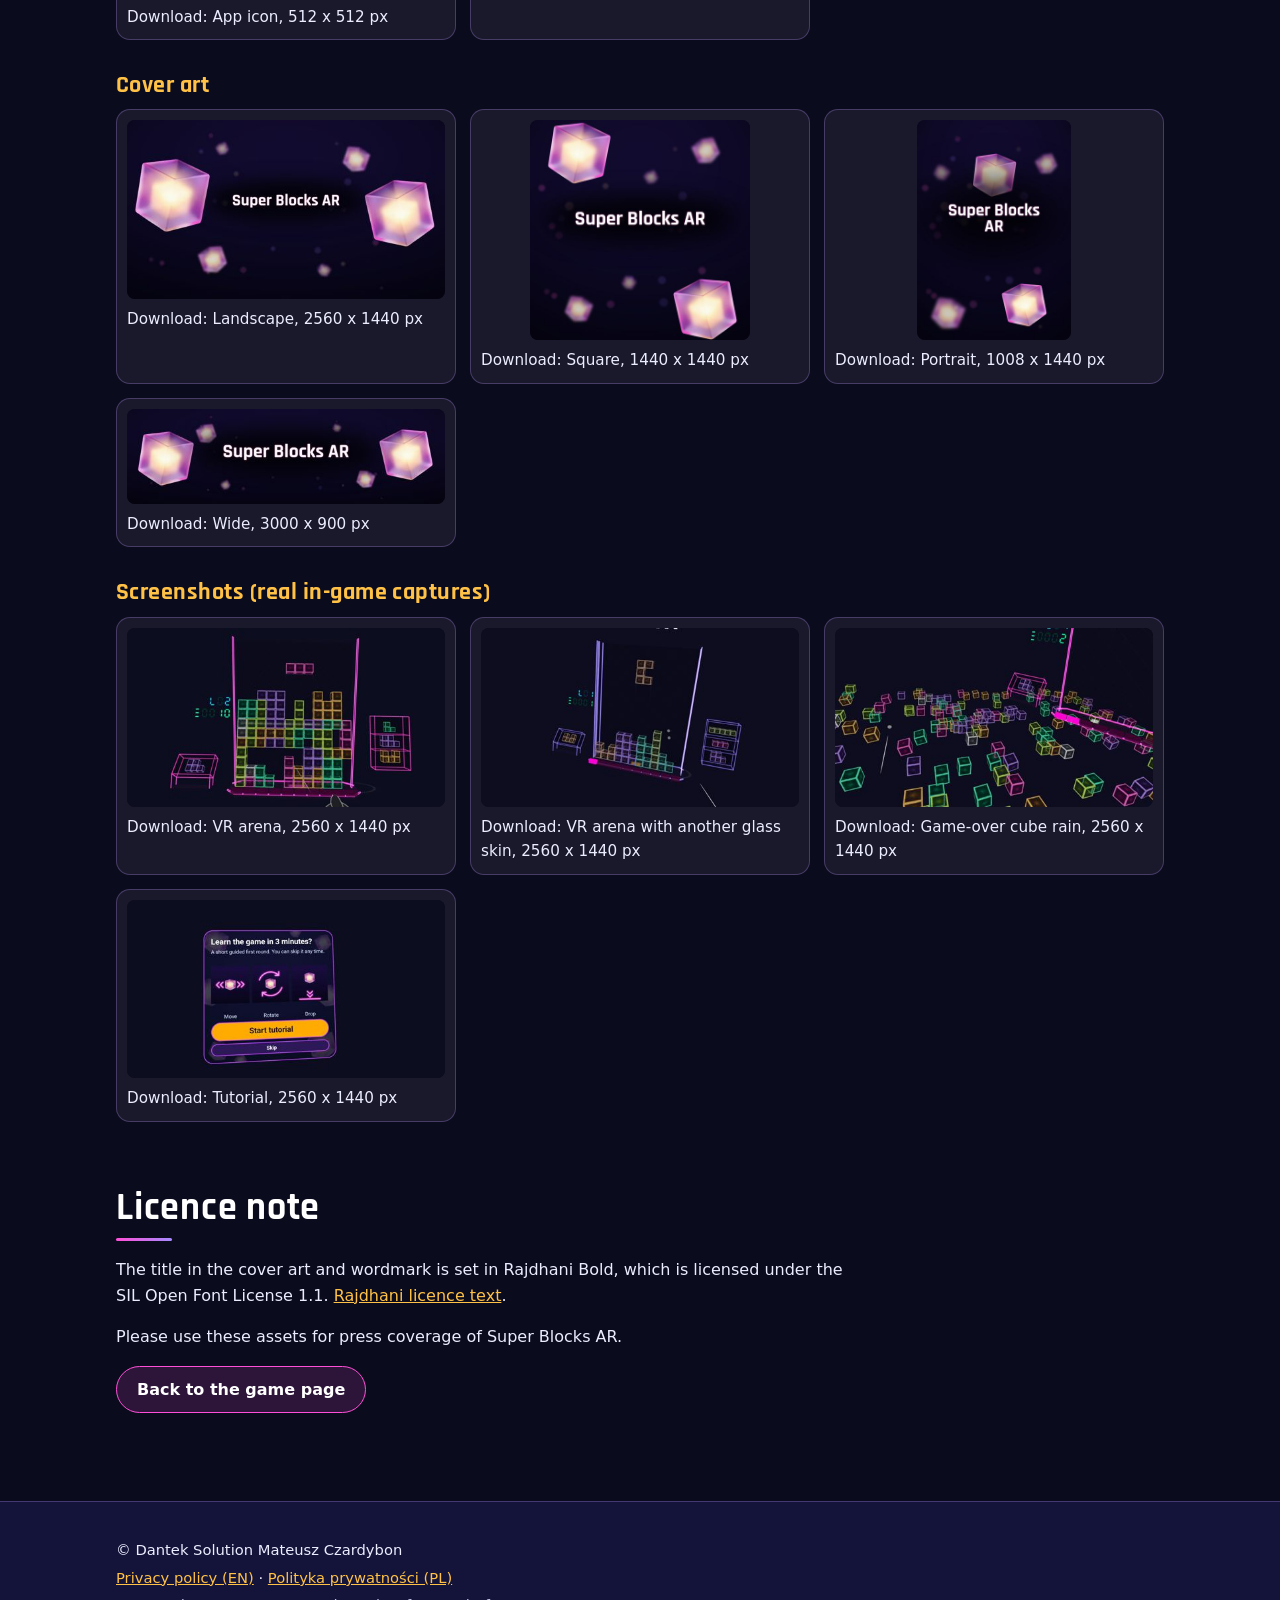
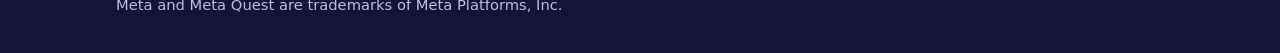
<file: press.html>
<!doctype html>
<html lang="en">
<head>
<meta charset="utf-8">
<meta name="viewport" content="width=device-width, initial-scale=1">
<title>Super Blocks AR - Press kit</title>
<meta name="description" content="Super Blocks AR press kit: factsheet, icon, cover art, logo and gameplay screenshots to download.">
<meta name="theme-color" content="#0b0b1e">
<meta property="og:type" content="website">
<meta property="og:title" content="Super Blocks AR - Press kit">
<meta property="og:description" content="Super Blocks AR press kit: factsheet, icon, cover art, logo and gameplay screenshots to download.">
<meta property="og:image" content="https://mczard.github.io/superblocksar/assets/og.jpg">
<meta property="og:image:width" content="1200">
<meta property="og:image:height" content="630">
<meta property="og:locale" content="en_US">
<link rel="canonical" href="https://mczard.github.io/superblocksar/press.html">
<link rel="alternate" hreflang="en" href="https://mczard.github.io/superblocksar/press.html">
<link rel="alternate" hreflang="pl" href="https://mczard.github.io/superblocksar/pl/press.html">
<link rel="alternate" hreflang="x-default" href="https://mczard.github.io/superblocksar/press.html">
<meta property="og:url" content="https://mczard.github.io/superblocksar/press.html">
<meta property="og:site_name" content="Super Blocks AR">
<meta property="og:locale:alternate" content="pl_PL">
<meta property="og:image:alt" content="Two glowing glass cubes around the title Super Blocks AR">
<meta name="twitter:card" content="summary_large_image">
<link rel="icon" type="image/png" sizes="48x48" href="assets/favicon.png">
<link rel="apple-touch-icon" href="assets/icon-192.png">
<link rel="preload" href="assets/fonts/Rajdhani-Bold.woff2" as="font" type="font/woff2" crossorigin>
<link rel="stylesheet" href="assets/style.css">
</head>
<body>
<a class="skip" href="#main">Skip to content</a>
<header class="top">
<div class="wrap bar">
<a class="brand" href="index.html"><img src="assets/favicon.png" alt="" width="32" height="32"><span>Super Blocks AR</span></a>
<nav aria-label="Main"><ul><li><a href="index.html#play">How it plays</a></li><li><a href="index.html#modes">Play your way</a></li><li><a href="index.html#comfort">Comfort</a></li><li><a href="index.html#gallery">Gallery</a></li><li><a href="index.html#faq">FAQ</a></li><li><a href="index.html#support">Support</a></li><li><a href="press.html" aria-current="page">Press kit</a></li></ul></nav>
<a class="lang" href="pl/press.html" hreflang="pl" lang="pl" aria-label="Polski">PL</a>
</div>
</header>
<main id="main">
<section class="wrap sec phead">
<h1 class="h1s">Super Blocks AR</h1>
<h2>Press kit</h2>
<p class="lead">Everything you need to write about Super Blocks AR. Click a file to download it at full size.</p>
</section>
<section class="wrap sec">
<h2>Factsheet</h2>
<dl class="facts"><div><dt>Name</dt><dd>Super Blocks AR</dd></div><div><dt>Developer</dt><dd>Dantek Solution Mateusz Czardybon</dd></div><div><dt>Platform</dt><dd>Meta Quest 3 and Meta Quest 3S</dd></div><div><dt>Genre</dt><dd>Falling-block arcade puzzle</dd></div><div><dt>Modes</dt><dd>VR Neon Arena, AR Table, AR Floor</dd></div><div><dt>Play field</dt><dd>12 by 16 well, six pieces of 1, 3 and 5 cubes</dd></div><div><dt>Input</dt><dd>Touch controllers, optional hand gestures</dd></div><div><dt>Difficulties</dt><dd>Calm, Normal, Fast, Zen</dd></div><div><dt>Languages</dt><dd>English, Polish</dd></div><div><dt>Status</dt><dd>Coming soon. Release date and price to be announced.</dd></div><div><dt>Contact</dt><dd>Press and support details will be published with the store listing.</dd></div></dl>
<h3 class="sub">Short description</h3>
<p>Super Blocks AR is a falling-block game for Meta Quest. Drop glowing glass blocks into a 12 by 16 well that you place on your real table or floor, or play in a neon arena. When the well overflows, glass cubes rain down across your room.</p>
</section>
<section class="wrap sec">
<h2>Downloads</h2>
<h3 class="sub">Icon and logo</h3><ul class="dls"><li class="dl"><a href="assets/press/icon-512.png" download><img class="th" src="assets/press/thumbs/icon-512.jpg" alt="Preview of App icon, 512 x 512 px" width="480" height="480" loading="lazy"><span>Download: App icon, 512 x 512 px</span></a></li><li class="dl"><a href="assets/press/logo-wordmark-3727x545.png" download><img class="th" src="assets/press/thumbs/logo-wordmark-3727x545.jpg" alt="Preview of Wordmark, 3727 x 545 px, transparent background" width="480" height="70" loading="lazy"><span>Download: Wordmark, 3727 x 545 px, transparent background</span></a></li></ul><h3 class="sub">Cover art</h3><ul class="dls"><li class="dl"><a href="assets/press/cover-landscape-2560x1440.png" download><img class="th" src="assets/press/thumbs/cover-landscape-2560x1440.jpg" alt="Preview of Landscape, 2560 x 1440 px" width="480" height="270" loading="lazy"><span>Download: Landscape, 2560 x 1440 px</span></a></li><li class="dl"><a href="assets/press/cover-square-1440x1440.png" download><img class="th" src="assets/press/thumbs/cover-square-1440x1440.jpg" alt="Preview of Square, 1440 x 1440 px" width="480" height="480" loading="lazy"><span>Download: Square, 1440 x 1440 px</span></a></li><li class="dl"><a href="assets/press/cover-portrait-1008x1440.png" download><img class="th" src="assets/press/thumbs/cover-portrait-1008x1440.jpg" alt="Preview of Portrait, 1008 x 1440 px" width="336" height="480" loading="lazy"><span>Download: Portrait, 1008 x 1440 px</span></a></li><li class="dl"><a href="assets/press/cover-wide-3000x900.png" download><img class="th" src="assets/press/thumbs/cover-wide-3000x900.jpg" alt="Preview of Wide, 3000 x 900 px" width="480" height="144" loading="lazy"><span>Download: Wide, 3000 x 900 px</span></a></li></ul><h3 class="sub">Screenshots (real in-game captures)</h3><ul class="dls"><li class="dl"><a href="assets/press/screenshot-1-vr-arena.png" download><img class="th" src="assets/press/thumbs/screenshot-1-vr-arena.jpg" alt="Preview of VR arena, 2560 x 1440 px" width="480" height="270" loading="lazy"><span>Download: VR arena, 2560 x 1440 px</span></a></li><li class="dl"><a href="assets/press/screenshot-2-vr-arena-skin.png" download><img class="th" src="assets/press/thumbs/screenshot-2-vr-arena-skin.jpg" alt="Preview of VR arena with another glass skin, 2560 x 1440 px" width="480" height="270" loading="lazy"><span>Download: VR arena with another glass skin, 2560 x 1440 px</span></a></li><li class="dl"><a href="assets/press/screenshot-3-cube-rain.png" download><img class="th" src="assets/press/thumbs/screenshot-3-cube-rain.jpg" alt="Preview of Game-over cube rain, 2560 x 1440 px" width="480" height="270" loading="lazy"><span>Download: Game-over cube rain, 2560 x 1440 px</span></a></li><li class="dl"><a href="assets/press/screenshot-4-tutorial.png" download><img class="th" src="assets/press/thumbs/screenshot-4-tutorial.jpg" alt="Preview of Tutorial, 2560 x 1440 px" width="480" height="270" loading="lazy"><span>Download: Tutorial, 2560 x 1440 px</span></a></li></ul>
</section>
<section class="wrap sec">
<h2>Licence note</h2>
<p>The title in the cover art and wordmark is set in Rajdhani Bold, which is licensed under the SIL Open Font License 1.1. <a href="assets/fonts/OFL-Rajdhani.txt">Rajdhani licence text</a>.</p>
<p>Please use these assets for press coverage of Super Blocks AR.</p>
<p><a class="btn" href="index.html">Back to the game page</a></p>
</section>
</main>
<footer class="foot">
<div class="wrap">
<p>&copy; Dantek Solution Mateusz Czardybon</p>
<p><a href="https://mczard.github.io/superblocksar-legal/" rel="noopener">Privacy policy (EN)</a> &middot; <a href="https://mczard.github.io/superblocksar-legal/pl.html" rel="noopener">Polityka prywatności (PL)</a></p>
<p class="muted">Meta and Meta Quest are trademarks of Meta Platforms, Inc.</p>
</div>
</footer>
</body>
</html>
</file>
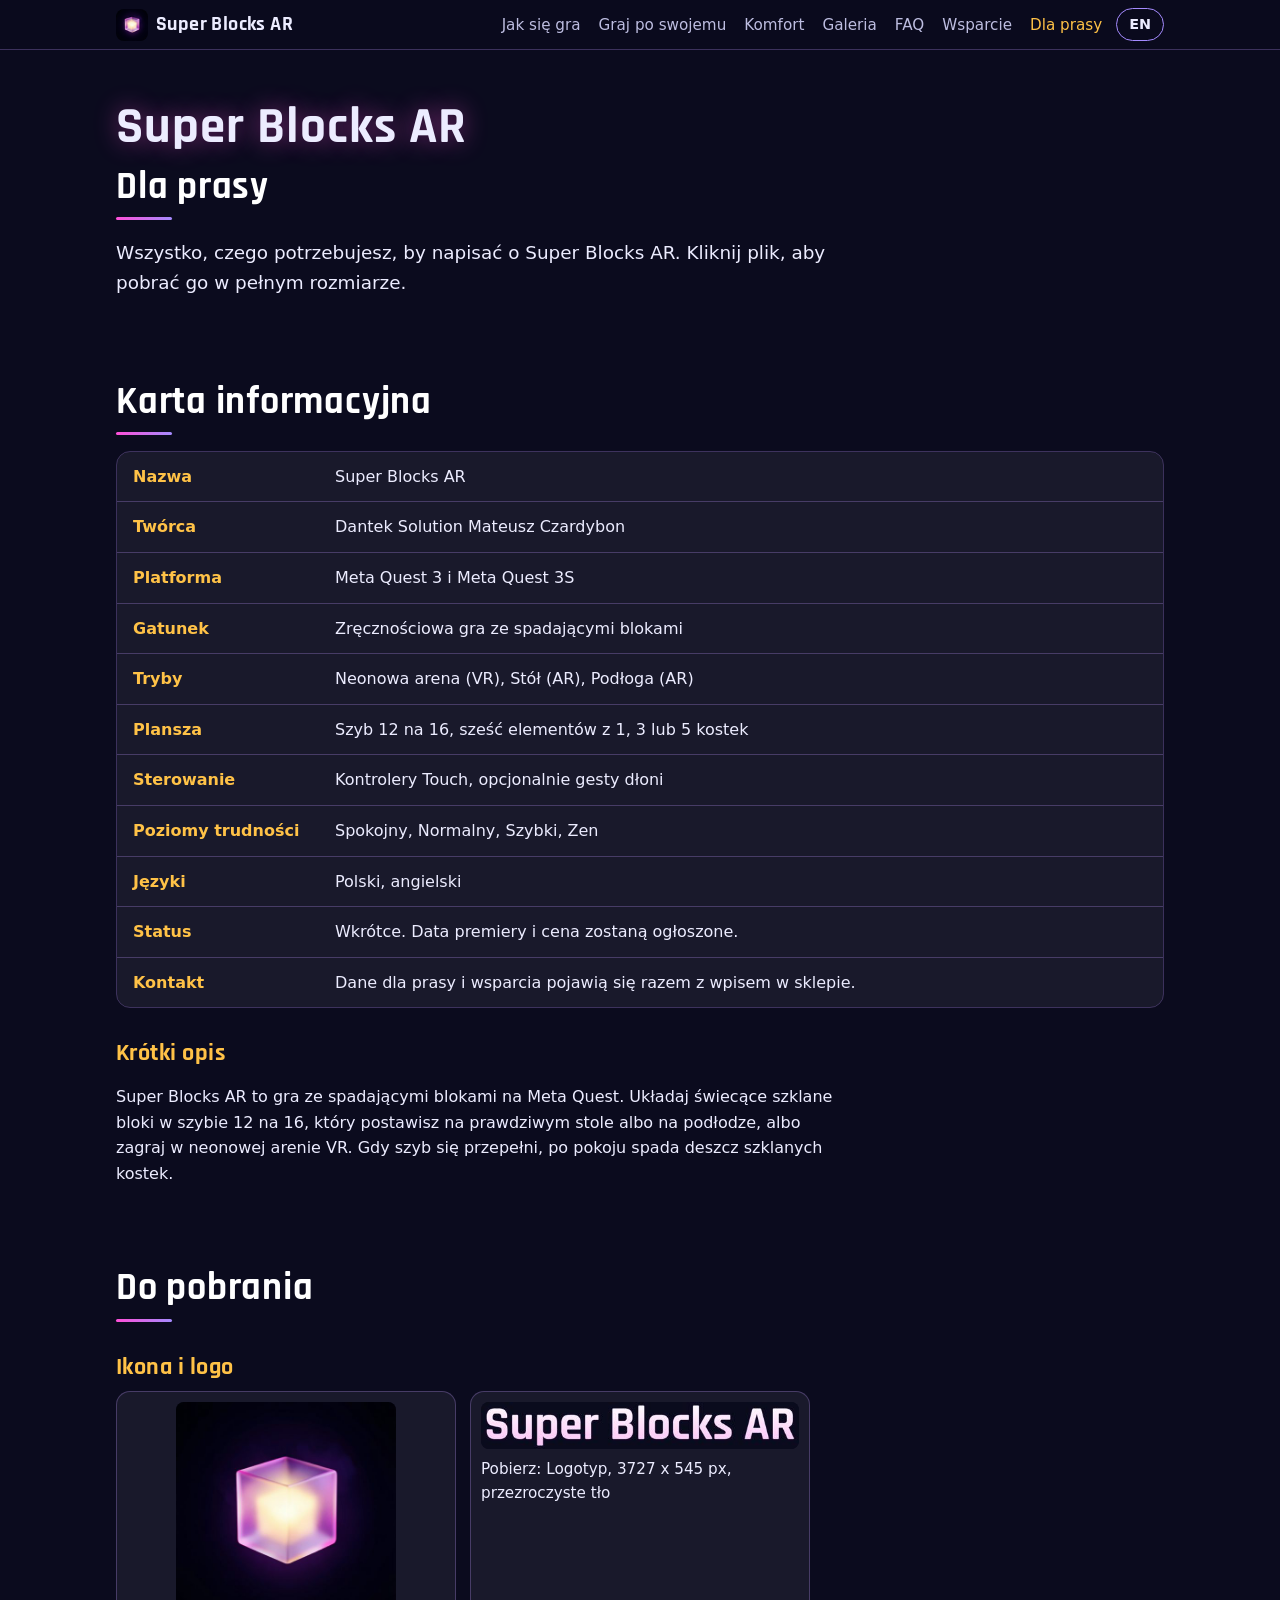
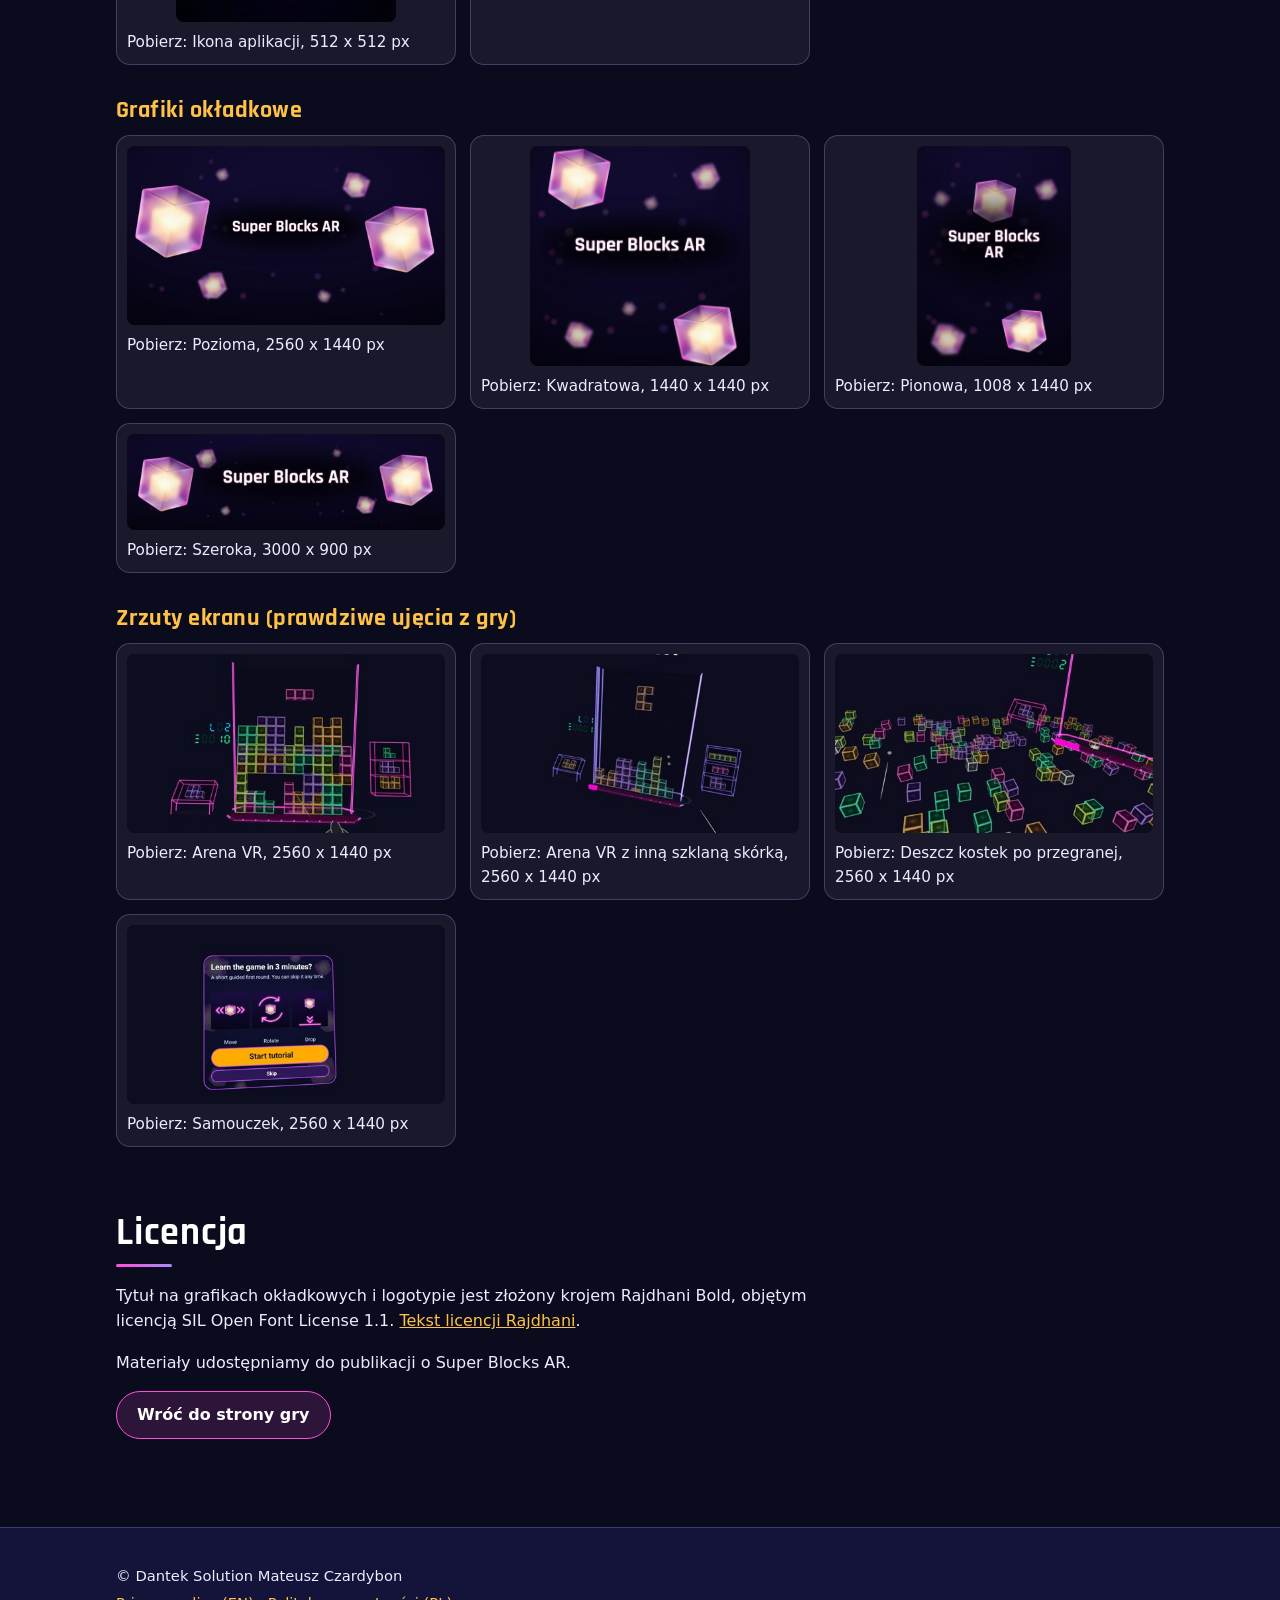
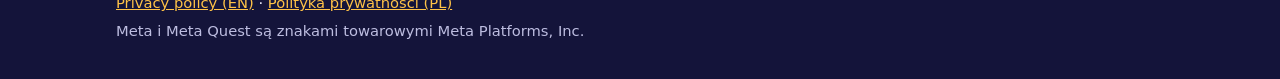
<file: pl/press.html>
<!doctype html>
<html lang="pl">
<head>
<meta charset="utf-8">
<meta name="viewport" content="width=device-width, initial-scale=1">
<title>Super Blocks AR - Dla prasy</title>
<meta name="description" content="Materiały prasowe Super Blocks AR: karta informacyjna, ikona, grafiki okładkowe, logo i zrzuty z gry do pobrania.">
<meta name="theme-color" content="#0b0b1e">
<meta property="og:type" content="website">
<meta property="og:title" content="Super Blocks AR - Dla prasy">
<meta property="og:description" content="Materiały prasowe Super Blocks AR: karta informacyjna, ikona, grafiki okładkowe, logo i zrzuty z gry do pobrania.">
<meta property="og:image" content="https://mczard.github.io/superblocksar/assets/og.jpg">
<meta property="og:image:width" content="1200">
<meta property="og:image:height" content="630">
<meta property="og:locale" content="pl_PL">
<link rel="canonical" href="https://mczard.github.io/superblocksar/pl/press.html">
<link rel="alternate" hreflang="en" href="https://mczard.github.io/superblocksar/press.html">
<link rel="alternate" hreflang="pl" href="https://mczard.github.io/superblocksar/pl/press.html">
<link rel="alternate" hreflang="x-default" href="https://mczard.github.io/superblocksar/press.html">
<meta property="og:url" content="https://mczard.github.io/superblocksar/pl/press.html">
<meta property="og:site_name" content="Super Blocks AR">
<meta property="og:locale:alternate" content="en_US">
<meta property="og:image:alt" content="Dwie świecące szklane kostki wokół tytułu Super Blocks AR">
<meta name="twitter:card" content="summary_large_image">
<link rel="icon" type="image/png" sizes="48x48" href="../assets/favicon.png">
<link rel="apple-touch-icon" href="../assets/icon-192.png">
<link rel="preload" href="../assets/fonts/Rajdhani-Bold.woff2" as="font" type="font/woff2" crossorigin>
<link rel="stylesheet" href="../assets/style.css">
</head>
<body>
<a class="skip" href="#main">Przejdź do treści</a>
<header class="top">
<div class="wrap bar">
<a class="brand" href="index.html"><img src="../assets/favicon.png" alt="" width="32" height="32"><span>Super Blocks AR</span></a>
<nav aria-label="Main"><ul><li><a href="index.html#play">Jak się gra</a></li><li><a href="index.html#modes">Graj po swojemu</a></li><li><a href="index.html#comfort">Komfort</a></li><li><a href="index.html#gallery">Galeria</a></li><li><a href="index.html#faq">FAQ</a></li><li><a href="index.html#support">Wsparcie</a></li><li><a href="press.html" aria-current="page">Dla prasy</a></li></ul></nav>
<a class="lang" href="../press.html" hreflang="en" lang="en" aria-label="English">EN</a>
</div>
</header>
<main id="main">
<section class="wrap sec phead">
<h1 class="h1s">Super Blocks AR</h1>
<h2>Dla prasy</h2>
<p class="lead">Wszystko, czego potrzebujesz, by napisać o Super Blocks AR. Kliknij plik, aby pobrać go w pełnym rozmiarze.</p>
</section>
<section class="wrap sec">
<h2>Karta informacyjna</h2>
<dl class="facts"><div><dt>Nazwa</dt><dd>Super Blocks AR</dd></div><div><dt>Twórca</dt><dd>Dantek Solution Mateusz Czardybon</dd></div><div><dt>Platforma</dt><dd>Meta Quest 3 i Meta Quest 3S</dd></div><div><dt>Gatunek</dt><dd>Zręcznościowa gra ze spadającymi blokami</dd></div><div><dt>Tryby</dt><dd>Neonowa arena (VR), Stół (AR), Podłoga (AR)</dd></div><div><dt>Plansza</dt><dd>Szyb 12 na 16, sześć elementów z 1, 3 lub 5 kostek</dd></div><div><dt>Sterowanie</dt><dd>Kontrolery Touch, opcjonalnie gesty dłoni</dd></div><div><dt>Poziomy trudności</dt><dd>Spokojny, Normalny, Szybki, Zen</dd></div><div><dt>Języki</dt><dd>Polski, angielski</dd></div><div><dt>Status</dt><dd>Wkrótce. Data premiery i cena zostaną ogłoszone.</dd></div><div><dt>Kontakt</dt><dd>Dane dla prasy i wsparcia pojawią się razem z wpisem w sklepie.</dd></div></dl>
<h3 class="sub">Krótki opis</h3>
<p>Super Blocks AR to gra ze spadającymi blokami na Meta Quest. Układaj świecące szklane bloki w szybie 12 na 16, który postawisz na prawdziwym stole albo na podłodze, albo zagraj w neonowej arenie VR. Gdy szyb się przepełni, po pokoju spada deszcz szklanych kostek.</p>
</section>
<section class="wrap sec">
<h2>Do pobrania</h2>
<h3 class="sub">Ikona i logo</h3><ul class="dls"><li class="dl"><a href="../assets/press/icon-512.png" download><img class="th" src="../assets/press/thumbs/icon-512.jpg" alt="Podgląd: Ikona aplikacji, 512 x 512 px" width="480" height="480" loading="lazy"><span>Pobierz: Ikona aplikacji, 512 x 512 px</span></a></li><li class="dl"><a href="../assets/press/logo-wordmark-3727x545.png" download><img class="th" src="../assets/press/thumbs/logo-wordmark-3727x545.jpg" alt="Podgląd: Logotyp, 3727 x 545 px, przezroczyste tło" width="480" height="70" loading="lazy"><span>Pobierz: Logotyp, 3727 x 545 px, przezroczyste tło</span></a></li></ul><h3 class="sub">Grafiki okładkowe</h3><ul class="dls"><li class="dl"><a href="../assets/press/cover-landscape-2560x1440.png" download><img class="th" src="../assets/press/thumbs/cover-landscape-2560x1440.jpg" alt="Podgląd: Pozioma, 2560 x 1440 px" width="480" height="270" loading="lazy"><span>Pobierz: Pozioma, 2560 x 1440 px</span></a></li><li class="dl"><a href="../assets/press/cover-square-1440x1440.png" download><img class="th" src="../assets/press/thumbs/cover-square-1440x1440.jpg" alt="Podgląd: Kwadratowa, 1440 x 1440 px" width="480" height="480" loading="lazy"><span>Pobierz: Kwadratowa, 1440 x 1440 px</span></a></li><li class="dl"><a href="../assets/press/cover-portrait-1008x1440.png" download><img class="th" src="../assets/press/thumbs/cover-portrait-1008x1440.jpg" alt="Podgląd: Pionowa, 1008 x 1440 px" width="336" height="480" loading="lazy"><span>Pobierz: Pionowa, 1008 x 1440 px</span></a></li><li class="dl"><a href="../assets/press/cover-wide-3000x900.png" download><img class="th" src="../assets/press/thumbs/cover-wide-3000x900.jpg" alt="Podgląd: Szeroka, 3000 x 900 px" width="480" height="144" loading="lazy"><span>Pobierz: Szeroka, 3000 x 900 px</span></a></li></ul><h3 class="sub">Zrzuty ekranu (prawdziwe ujęcia z gry)</h3><ul class="dls"><li class="dl"><a href="../assets/press/screenshot-1-vr-arena.png" download><img class="th" src="../assets/press/thumbs/screenshot-1-vr-arena.jpg" alt="Podgląd: Arena VR, 2560 x 1440 px" width="480" height="270" loading="lazy"><span>Pobierz: Arena VR, 2560 x 1440 px</span></a></li><li class="dl"><a href="../assets/press/screenshot-2-vr-arena-skin.png" download><img class="th" src="../assets/press/thumbs/screenshot-2-vr-arena-skin.jpg" alt="Podgląd: Arena VR z inną szklaną skórką, 2560 x 1440 px" width="480" height="270" loading="lazy"><span>Pobierz: Arena VR z inną szklaną skórką, 2560 x 1440 px</span></a></li><li class="dl"><a href="../assets/press/screenshot-3-cube-rain.png" download><img class="th" src="../assets/press/thumbs/screenshot-3-cube-rain.jpg" alt="Podgląd: Deszcz kostek po przegranej, 2560 x 1440 px" width="480" height="270" loading="lazy"><span>Pobierz: Deszcz kostek po przegranej, 2560 x 1440 px</span></a></li><li class="dl"><a href="../assets/press/screenshot-4-tutorial.png" download><img class="th" src="../assets/press/thumbs/screenshot-4-tutorial.jpg" alt="Podgląd: Samouczek, 2560 x 1440 px" width="480" height="270" loading="lazy"><span>Pobierz: Samouczek, 2560 x 1440 px</span></a></li></ul>
</section>
<section class="wrap sec">
<h2>Licencja</h2>
<p>Tytuł na grafikach okładkowych i logotypie jest złożony krojem Rajdhani Bold, objętym licencją SIL Open Font License 1.1. <a href="../assets/fonts/OFL-Rajdhani.txt">Tekst licencji Rajdhani</a>.</p>
<p>Materiały udostępniamy do publikacji o Super Blocks AR.</p>
<p><a class="btn" href="index.html">Wróć do strony gry</a></p>
</section>
</main>
<footer class="foot">
<div class="wrap">
<p>&copy; Dantek Solution Mateusz Czardybon</p>
<p><a href="https://mczard.github.io/superblocksar-legal/" rel="noopener">Privacy policy (EN)</a> &middot; <a href="https://mczard.github.io/superblocksar-legal/pl.html" rel="noopener">Polityka prywatności (PL)</a></p>
<p class="muted">Meta i Meta Quest są znakami towarowymi Meta Platforms, Inc.</p>
</div>
</footer>
</body>
</html>
</file>
<file: assets/style.css>
@font-face{font-family:"Rajdhani";font-weight:700;font-style:normal;font-display:swap;src:url("fonts/Rajdhani-Bold.woff2") format("woff2")}
:root{--bg:#0b0b1e;--bg2:#14143a;--card:rgba(255,255,255,.06);--line:rgba(190,150,255,.28);--text:#ececff;--muted:#bdbde0;--mag:#ff4fd8;--vio:#a58bff;--amb:#ffc247;--gut:16px}
*{box-sizing:border-box}
html{scroll-behavior:smooth;-webkit-text-size-adjust:100%}
body{margin:0;background:var(--bg);color:var(--text);font:1rem/1.6 system-ui,-apple-system,"Segoe UI",Roboto,sans-serif;overflow-x:hidden}
img{max-width:100%;height:auto;display:block}
ul{list-style:none;margin:0;padding:0}
a{color:var(--amb)}
a:focus-visible,.btn:focus-visible{outline:3px solid var(--amb);outline-offset:3px;border-radius:4px}
h1,h2,h3,.brand{font-family:"Rajdhani",system-ui,sans-serif;font-weight:700;letter-spacing:.02em;line-height:1.15;margin:0}
.wrap{max-width:1080px;margin:0 auto;padding-left:var(--gut);padding-right:var(--gut)}
.skip{position:absolute;left:-999px;top:8px;background:var(--amb);color:#0b0b1e;padding:8px 12px;z-index:20;border-radius:4px}
.skip:focus{left:8px}
.top{position:sticky;top:0;z-index:10;background:rgba(11,11,30,.88);backdrop-filter:blur(8px);border-bottom:1px solid var(--line)}
.bar{display:flex;align-items:center;gap:12px;flex-wrap:wrap;padding-top:8px;padding-bottom:8px}
.brand{display:flex;align-items:center;gap:8px;color:var(--text);text-decoration:none;font-size:1.25rem}
.brand img{border-radius:8px}
nav{margin-left:auto}
nav ul{display:flex;gap:4px 14px;flex-wrap:wrap}
nav a{color:var(--muted);text-decoration:none;font-size:.95rem;padding:6px 2px}
nav a:hover{color:var(--text)}
.lang{border:1px solid var(--vio);color:var(--text);text-decoration:none;padding:4px 12px;border-radius:999px;font-weight:700;font-size:.9rem}
.lang:hover{background:rgba(165,139,255,.2)}
.hero{background:linear-gradient(180deg,rgba(11,11,30,.15),rgba(11,11,30,.85) 92%,var(--bg)),url("hero.jpg") center/cover no-repeat,var(--bg);min-height:min(78vh,640px);display:flex;align-items:center;text-align:center}
.hero-in{padding-top:64px;padding-bottom:64px}
.hero h1{font-size:clamp(2.6rem,10vw,5.2rem);text-shadow:0 0 24px rgba(255,79,216,.55),0 0 60px rgba(165,139,255,.4);margin:16px 0 12px}
.pitch{max-width:36rem;margin:0 auto;font-size:clamp(1.05rem,3.2vw,1.35rem);color:var(--text)}
.badge{display:inline-block;margin:0;padding:6px 16px;border:1px solid var(--amb);border-radius:999px;color:var(--amb);background:rgba(11,11,30,.7);font-weight:600;font-size:.95rem}
.sec{padding-top:56px;padding-bottom:8px}
.sec h2{font-size:clamp(1.7rem,5vw,2.4rem);margin-bottom:16px;color:#fff}
.sec h2::after{content:"";display:block;width:56px;height:3px;margin-top:8px;background:linear-gradient(90deg,var(--mag),var(--vio));border-radius:2px}
.muted{color:var(--muted)}
.two{display:grid;gap:24px}
.modes{display:grid;gap:12px}
.modes li,.cards li{background:var(--card);border:1px solid var(--line);border-radius:14px;padding:14px 16px}
.modes strong{display:block;color:var(--amb);font-size:1.05rem}
.modes span{color:var(--muted)}
.cards{display:grid;gap:14px}
.cards{margin:16px 0}
.cards h3{font-size:1.3rem;color:var(--mag);margin-bottom:6px}
.cards p{margin:0;color:var(--text)}
.gallery{display:grid;gap:16px}
.gallery img{border-radius:14px;border:1px solid var(--line);box-shadow:0 0 30px rgba(165,139,255,.18)}
.btn{display:inline-block;padding:10px 20px;border:1px solid var(--mag);border-radius:999px;color:#fff;text-decoration:none;font-weight:600;background:rgba(255,79,216,.14)}
.btn:hover{background:rgba(255,79,216,.3)}
.foot{margin-top:64px;padding:32px 0;border-top:1px solid var(--line);background:var(--bg2);font-size:.92rem}
.foot p{margin:4px 0;overflow-wrap:anywhere}
.hero h1,.badge{animation:rise .8s ease both}
@keyframes rise{from{opacity:0;transform:translateY(8px)}to{opacity:1;transform:none}}
.intro .lead,.lead{font-size:1.15rem;max-width:46rem}
.sub{font-size:1.5rem;color:var(--amb);margin:32px 0 10px}
.sec p{max-width:46rem}
.pieces{display:grid;grid-template-columns:repeat(2,1fr);gap:12px;margin:16px 0 24px}
.piece{background:var(--card);border:1px solid var(--line);border-radius:14px;padding:14px;display:flex;flex-direction:column;align-items:center;gap:6px;text-align:center}
.piece svg{height:auto;max-width:100%;fill:var(--vio);filter:drop-shadow(0 0 6px rgba(255,79,216,.55));min-height:33px}
.piece strong{font-family:"Rajdhani",system-ui,sans-serif;font-size:1.3rem;color:#fff}
.piece span{color:var(--muted);font-size:.92rem}
.cards h4,.cards.three h4{font-family:"Rajdhani",system-ui,sans-serif;font-size:1.2rem;color:var(--mag);margin:0 0 4px}
.cards.four{grid-template-columns:1fr}
.scores{display:flex;flex-wrap:wrap;gap:10px;margin:14px 0}
.scores li{display:flex;align-items:center;gap:10px;padding:8px 16px;border:1px solid var(--line);border-radius:999px;background:var(--card)}
.scores .n{color:var(--amb);font-weight:700}
.scores .w{font-family:"Rajdhani",system-ui,sans-serif;font-size:1.2rem;font-weight:700;letter-spacing:.04em}
.faq details{background:var(--card);border:1px solid var(--line);border-radius:12px;margin-bottom:10px;padding:0 16px}
.faq summary{cursor:pointer;padding:14px 0;font-weight:600;list-style-position:outside}
.faq summary:focus-visible{outline:3px solid var(--amb);outline-offset:2px;border-radius:4px}
.faq details[open] summary{color:var(--amb)}
.faq details p{margin:0 0 14px;color:var(--text)}
.phead{padding-top:48px}
.h1s{font-size:clamp(2rem,7vw,3.2rem);text-shadow:0 0 24px rgba(255,79,216,.45);margin-bottom:8px}
.facts{display:grid;gap:0;margin:0;border:1px solid var(--line);border-radius:14px;overflow:hidden}
.facts div{display:grid;gap:2px;padding:12px 16px;background:var(--card);border-bottom:1px solid var(--line)}
.facts div:last-child{border-bottom:0}
.facts dt{color:var(--amb);font-weight:700}
.facts dd{margin:0}
.dls{display:grid;gap:14px;grid-template-columns:1fr}
.dl a{display:flex;flex-direction:column;gap:8px;height:100%;padding:10px;background:var(--card);border:1px solid var(--line);border-radius:14px;color:var(--text);text-decoration:none}
.dl a:hover{border-color:var(--mag)}
.dl a:focus-visible{outline:3px solid var(--amb);outline-offset:3px}
.dl .th{border-radius:8px;margin:0 auto;max-height:220px;width:auto;object-fit:contain;background:#0b0b1e}
.dl span{font-size:.95rem;overflow-wrap:anywhere}
nav[aria-label] a[aria-current]{color:var(--amb)}
@media (min-width:700px){
.pieces{grid-template-columns:repeat(3,1fr)}
.cards.four{grid-template-columns:repeat(2,1fr)}
.dls{grid-template-columns:repeat(2,1fr)}
.facts div{grid-template-columns:200px 1fr}
.two{grid-template-columns:1.2fr 1fr;align-items:start}
.cards{grid-template-columns:repeat(2,1fr)}
.gallery{grid-template-columns:repeat(2,1fr)}
}
@media (min-width:1000px){.cards.three{grid-template-columns:repeat(3,1fr)}.cards.four{grid-template-columns:repeat(4,1fr)}.pieces{grid-template-columns:repeat(6,1fr)}.dls{grid-template-columns:repeat(3,1fr)}}
@media (prefers-reduced-motion:reduce){html{scroll-behavior:auto}*{animation:none!important;transition:none!important}}
@media (max-width:699px){.top{position:static}}
</file>
